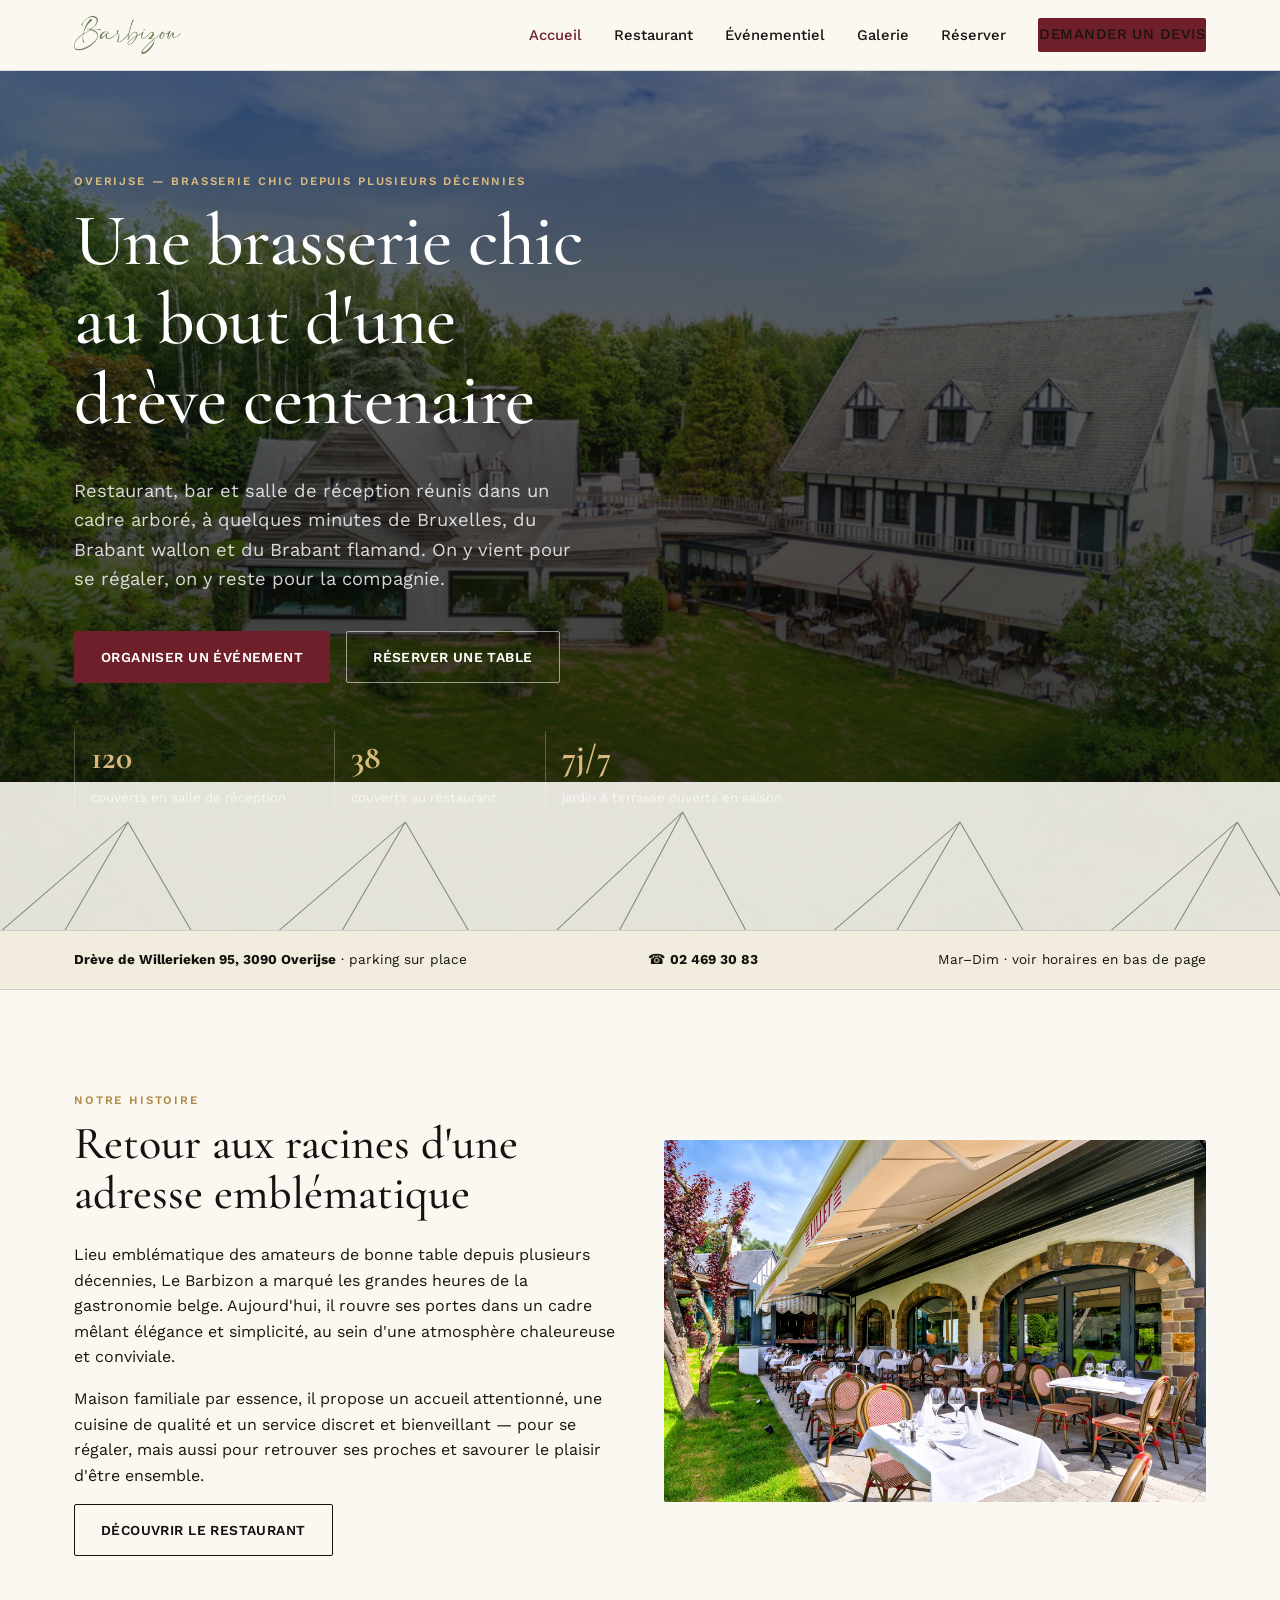
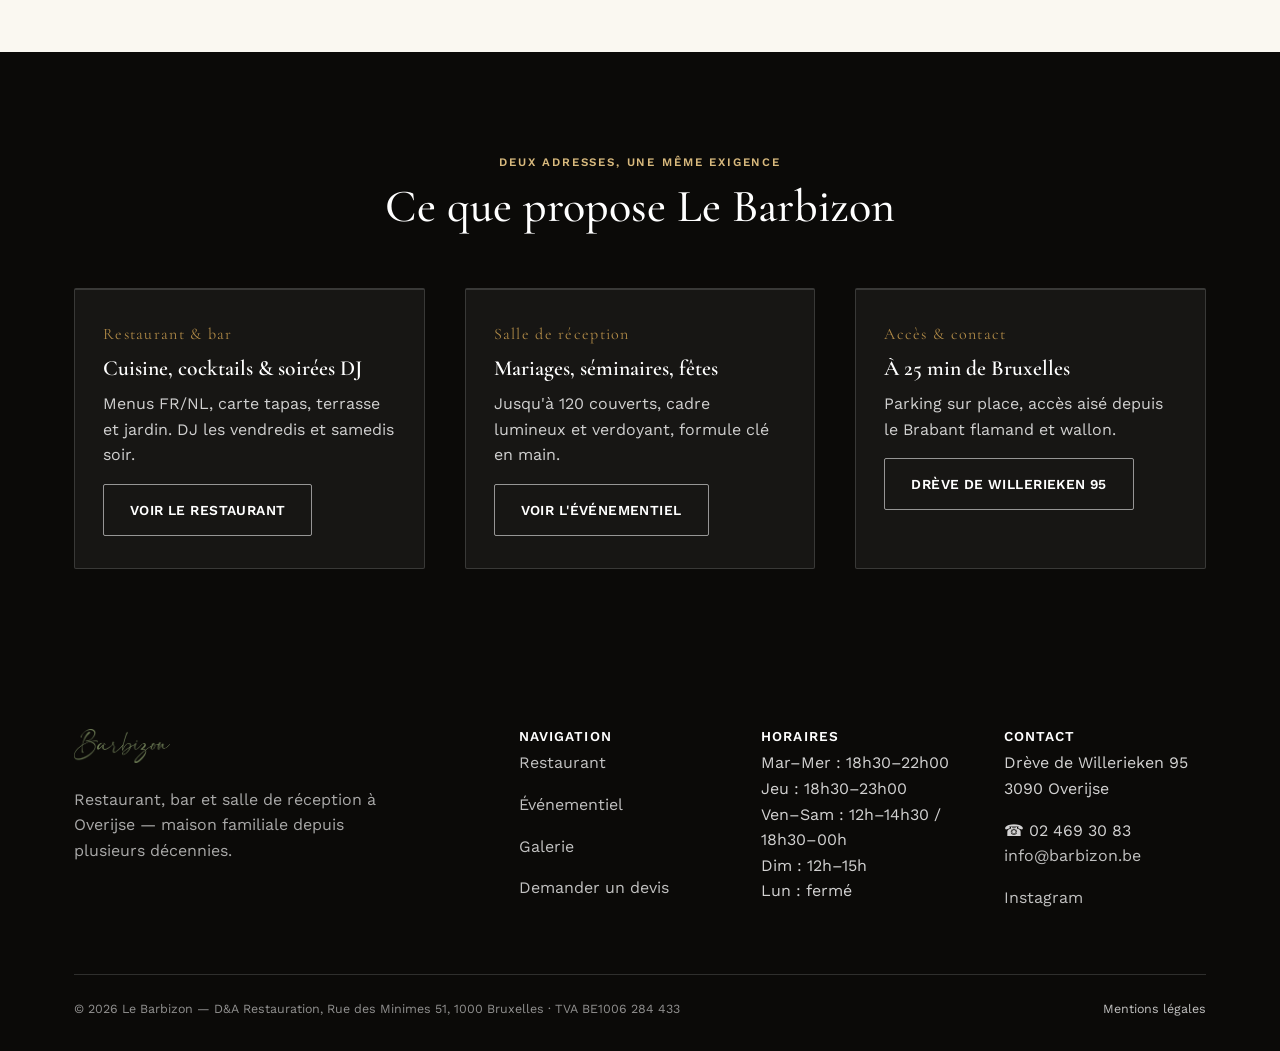
<file: index.html>
<!DOCTYPE html>
<html lang="fr">
<head>
<meta charset="UTF-8">
<meta name="viewport" content="width=device-width, initial-scale=1.0">
<title>Le Barbizon — Brasserie Chic &amp; Salle de Réception à Overijse</title>
<meta name="description" content="Le Barbizon, brasserie chic à Overijse : restaurant, bar et salle de réception au cœur d'un jardin arboré. Mariages, baptêmes, cocktails, séminaires de 30 à 120 couverts, entre Bruxelles et les deux Brabant.">
<link rel="canonical" href="https://www.barbizon.be/">
<meta property="og:type" content="restaurant.restaurant">
<meta property="og:title" content="Le Barbizon — Brasserie Chic & Salle de Réception à Overijse">
<meta property="og:description" content="Brasserie chic, jardin arboré, cuisine soignée. Restaurant, bar et salle de réception jusqu'à 120 couverts.">
<meta property="og:url" content="https://www.barbizon.be/">
<meta property="og:locale" content="fr_BE">
<meta name="robots" content="index, follow">
<link rel="icon" href="data:image/svg+xml,%3Csvg xmlns='http://www.w3.org/2000/svg' viewBox='0 0 32 32'%3E%3Crect width='32' height='32' fill='%231F3327'/%3E%3Cpath d='M16 6v20M9 14c0-4 3-7 7-7M23 14c0-4-3-7-7-7M6 22c0-5 4.5-9 10-9M26 22c0-5-4.5-9-10-9' stroke='%23CBA76A' stroke-width='1.3' fill='none'/%3E%3C/svg%3E">
<link rel="preconnect" href="https://fonts.googleapis.com">
<link rel="preconnect" href="https://fonts.gstatic.com" crossorigin>
<link href="https://fonts.googleapis.com/css2?family=Cormorant+Garamond:ital,wght@0,500;0,600;1,500&family=Work+Sans:wght@400;500;600&display=swap" rel="stylesheet">
<link rel="stylesheet" href="style.css">
<script type="application/ld+json">
{
  "@context": "https://schema.org",
  "@type": "Restaurant",
  "name": "Le Barbizon",
  "image": "https://www.barbizon.be/wp-content/uploads/2026/04/Barbizon-scaled-260x93.png",
  "url": "https://www.barbizon.be/",
  "telephone": "+32-2-469-30-83",
  "servesCuisine": "Belge, Gastronomique",
  "priceRange": "€€€",
  "address": {
    "@type": "PostalAddress",
    "streetAddress": "Drève de Willerieken 95",
    "postalCode": "3090",
    "addressLocality": "Overijse",
    "addressCountry": "BE"
  },
  "openingHoursSpecification": [
    { "@type": "OpeningHoursSpecification", "dayOfWeek": ["Tuesday","Wednesday"], "opens": "18:30", "closes": "22:00" },
    { "@type": "OpeningHoursSpecification", "dayOfWeek": "Thursday", "opens": "18:30", "closes": "23:00" },
    { "@type": "OpeningHoursSpecification", "dayOfWeek": ["Friday","Saturday"], "opens": "12:00", "closes": "14:30" },
    { "@type": "OpeningHoursSpecification", "dayOfWeek": ["Friday","Saturday"], "opens": "18:30", "closes": "00:00" },
    { "@type": "OpeningHoursSpecification", "dayOfWeek": "Sunday", "opens": "12:00", "closes": "15:00" }
  ],
  "sameAs": ["https://www.instagram.com/barbizon.overijse/"]
}
</script>
</head>
<body>
<a class="skip-link" href="#main">Aller au contenu</a>

<header class="site-header">
  <nav class="nav container">
    <a class="nav-logo" href="/"><img src="logo-barbizon.png" alt="Le Barbizon"></a>
    <button class="nav-toggle" aria-label="Ouvrir le menu" aria-expanded="false">☰</button>
    <ul class="nav-links">
      <li><a href="/" aria-current="page">Accueil</a></li>
      <li><a href="restaurant.html">Restaurant</a></li>
      <li><a href="evenementiel.html">Événementiel</a></li>
      <li><a href="galerie.html">Galerie</a></li>
      <li><a href="https://bookings.zenchef.com/results?rid=384556&pid=1001">Réserver</a></li>
      <li><a class="btn btn-primary" href="evenementiel.html#devis">Demander un devis</a></li>
    </ul>
  </nav>
</header>

<main id="main">

  <section class="hero" style="background:linear-gradient(180deg, rgba(11,10,8,.55) 0%, rgba(11,10,8,.88) 100%), url('vue-aerienne-propriete.jpg'); background-size:cover; background-position:center;">
    <div class="hero-inner">
      <p class="eyebrow on-dark">Overijse — brasserie chic depuis plusieurs décennies</p>
      <h1>Une brasserie chic au bout d'une drève centenaire</h1>
      <p class="lede">Restaurant, bar et salle de réception réunis dans un cadre arboré, à quelques minutes de Bruxelles, du Brabant wallon et du Brabant flamand. On y vient pour se régaler, on y reste pour la compagnie.</p>
      <div class="hero-ctas">
        <a class="btn btn-primary" href="evenementiel.html">Organiser un événement</a>
        <a class="btn btn-ghost-light" href="https://bookings.zenchef.com/results?rid=384556&pid=1001">Réserver une table</a>
      </div>
      <div class="hero-stats">
        <div><strong>120</strong><span>couverts en salle de réception</span></div>
        <div><strong>38</strong><span>couverts au restaurant</span></div>
        <div><strong>7j/7</strong><span>jardin &amp; terrasse ouverts en saison</span></div>
      </div>
    </div>
    <div class="allee" aria-hidden="true">
      <svg viewBox="0 0 1200 150" preserveAspectRatio="none">
        <rect width="1200" height="150" fill="#FAF8F1"/>
        <g stroke="#1F3327" stroke-width="1" fill="none" opacity="0.5">
          <path d="M0 150 L120 40 M60 150 L120 40 M180 150 L120 40"/>
          <path d="M260 150 L380 40 M320 150 L380 40 M440 150 L380 40"/>
          <path d="M520 150 L640 30 M580 150 L640 30 M700 150 L640 30"/>
          <path d="M780 150 L900 40 M840 150 L900 40 M960 150 L900 40"/>
          <path d="M1040 150 L1160 40 M1100 150 L1160 40 M1220 150 L1160 40"/>
        </g>
      </svg>
    </div>
  </section>

  <div class="trust-bar">
    <div class="container">
      <span><strong>Drève de Willerieken 95, 3090 Overijse</strong> · parking sur place</span>
      <span>☎ <strong>02 469 30 83</strong></span>
      <span>Mar–Dim · voir horaires en bas de page</span>
    </div>
  </div>

  <section class="section">
    <div class="container grid-2">
      <div>
        <p class="eyebrow">Notre histoire</p>
        <h2>Retour aux racines d'une adresse emblématique</h2>
        <p>Lieu emblématique des amateurs de bonne table depuis plusieurs décennies, Le Barbizon a marqué les grandes heures de la gastronomie belge. Aujourd'hui, il rouvre ses portes dans un cadre mêlant élégance et simplicité, au sein d'une atmosphère chaleureuse et conviviale.</p>
        <p>Maison familiale par essence, il propose un accueil attentionné, une cuisine de qualité et un service discret et bienveillant — pour se régaler, mais aussi pour retrouver ses proches et savourer le plaisir d'être ensemble.</p>
        <a class="btn btn-outline" href="restaurant.html">Découvrir le restaurant</a>
      </div>
      <img src="terrasse-exterieure.jpg" alt="Terrasse extérieure du Barbizon à Overijse" style="border-radius:2px;width:100%;" loading="lazy">
    </div>
  </section>

  <section class="section section-forest">
    <div class="container">
      <div class="section-head center">
        <p class="eyebrow on-dark">Deux adresses, une même exigence</p>
        <h2>Ce que propose Le Barbizon</h2>
      </div>
      <div class="grid-3">
        <div class="card" style="background:rgba(255,255,255,.05);border-color:rgba(255,255,255,.15);color:#fff;">
          <span class="num">Restaurant &amp; bar</span>
          <h3 style="color:#fff;">Cuisine, cocktails &amp; soirées DJ</h3>
          <p style="color:rgba(255,255,255,.8);">Menus FR/NL, carte tapas, terrasse et jardin. DJ les vendredis et samedis soir.</p>
          <a class="btn btn-ghost-light" href="restaurant.html">Voir le restaurant</a>
        </div>
        <div class="card" style="background:rgba(255,255,255,.05);border-color:rgba(255,255,255,.15);color:#fff;">
          <span class="num">Salle de réception</span>
          <h3 style="color:#fff;">Mariages, séminaires, fêtes</h3>
          <p style="color:rgba(255,255,255,.8);">Jusqu'à 120 couverts, cadre lumineux et verdoyant, formule clé en main.</p>
          <a class="btn btn-ghost-light" href="evenementiel.html">Voir l'événementiel</a>
        </div>
        <div class="card" style="background:rgba(255,255,255,.05);border-color:rgba(255,255,255,.15);color:#fff;">
          <span class="num">Accès &amp; contact</span>
          <h3 style="color:#fff;">À 25 min de Bruxelles</h3>
          <p style="color:rgba(255,255,255,.8);">Parking sur place, accès aisé depuis le Brabant flamand et wallon.</p>
          <a class="btn btn-ghost-light" href="#" onclick="return false;">Drève de Willerieken 95</a>
        </div>
      </div>
    </div>
  </section>

</main>

<footer class="site-footer">
  <div class="container">
    <div class="footer-grid">
      <div>
        <a class="nav-logo footer-logo" href="/"><img src="logo-barbizon.png" alt="Le Barbizon"></a>
        <p style="margin-top:16px;max-width:32ch;color:rgba(255,255,255,.65);">Restaurant, bar et salle de réception à Overijse — maison familiale depuis plusieurs décennies.</p>
      </div>
      <div>
        <h4>Navigation</h4>
        <p><a href="restaurant.html">Restaurant</a></p>
        <p><a href="evenementiel.html">Événementiel</a></p>
        <p><a href="galerie.html">Galerie</a></p>
        <p><a href="evenementiel.html#devis">Demander un devis</a></p>
      </div>
      <div>
        <h4>Horaires</h4>
        <p>Mar–Mer : 18h30–22h00<br>Jeu : 18h30–23h00<br>Ven–Sam : 12h–14h30 / 18h30–00h<br>Dim : 12h–15h<br>Lun : fermé</p>
      </div>
      <div>
        <h4>Contact</h4>
        <p>Drève de Willerieken 95<br>3090 Overijse</p>
        <p>☎ 02 469 30 83<br><a href="mailto:info@barbizon.be">info@barbizon.be</a></p>
        <p><a href="https://www.instagram.com/barbizon.overijse/">Instagram</a></p>
      </div>
    </div>
    <div class="footer-bottom">
      <span>© 2026 Le Barbizon — D&amp;A Restauration, Rue des Minimes 51, 1000 Bruxelles · TVA BE1006 284 433</span>
      <span><a href="mentions-legales.html">Mentions légales</a></span>
    </div>
  </div>
</footer>

<script src="script.js"></script>
</body>
</html>
</file>
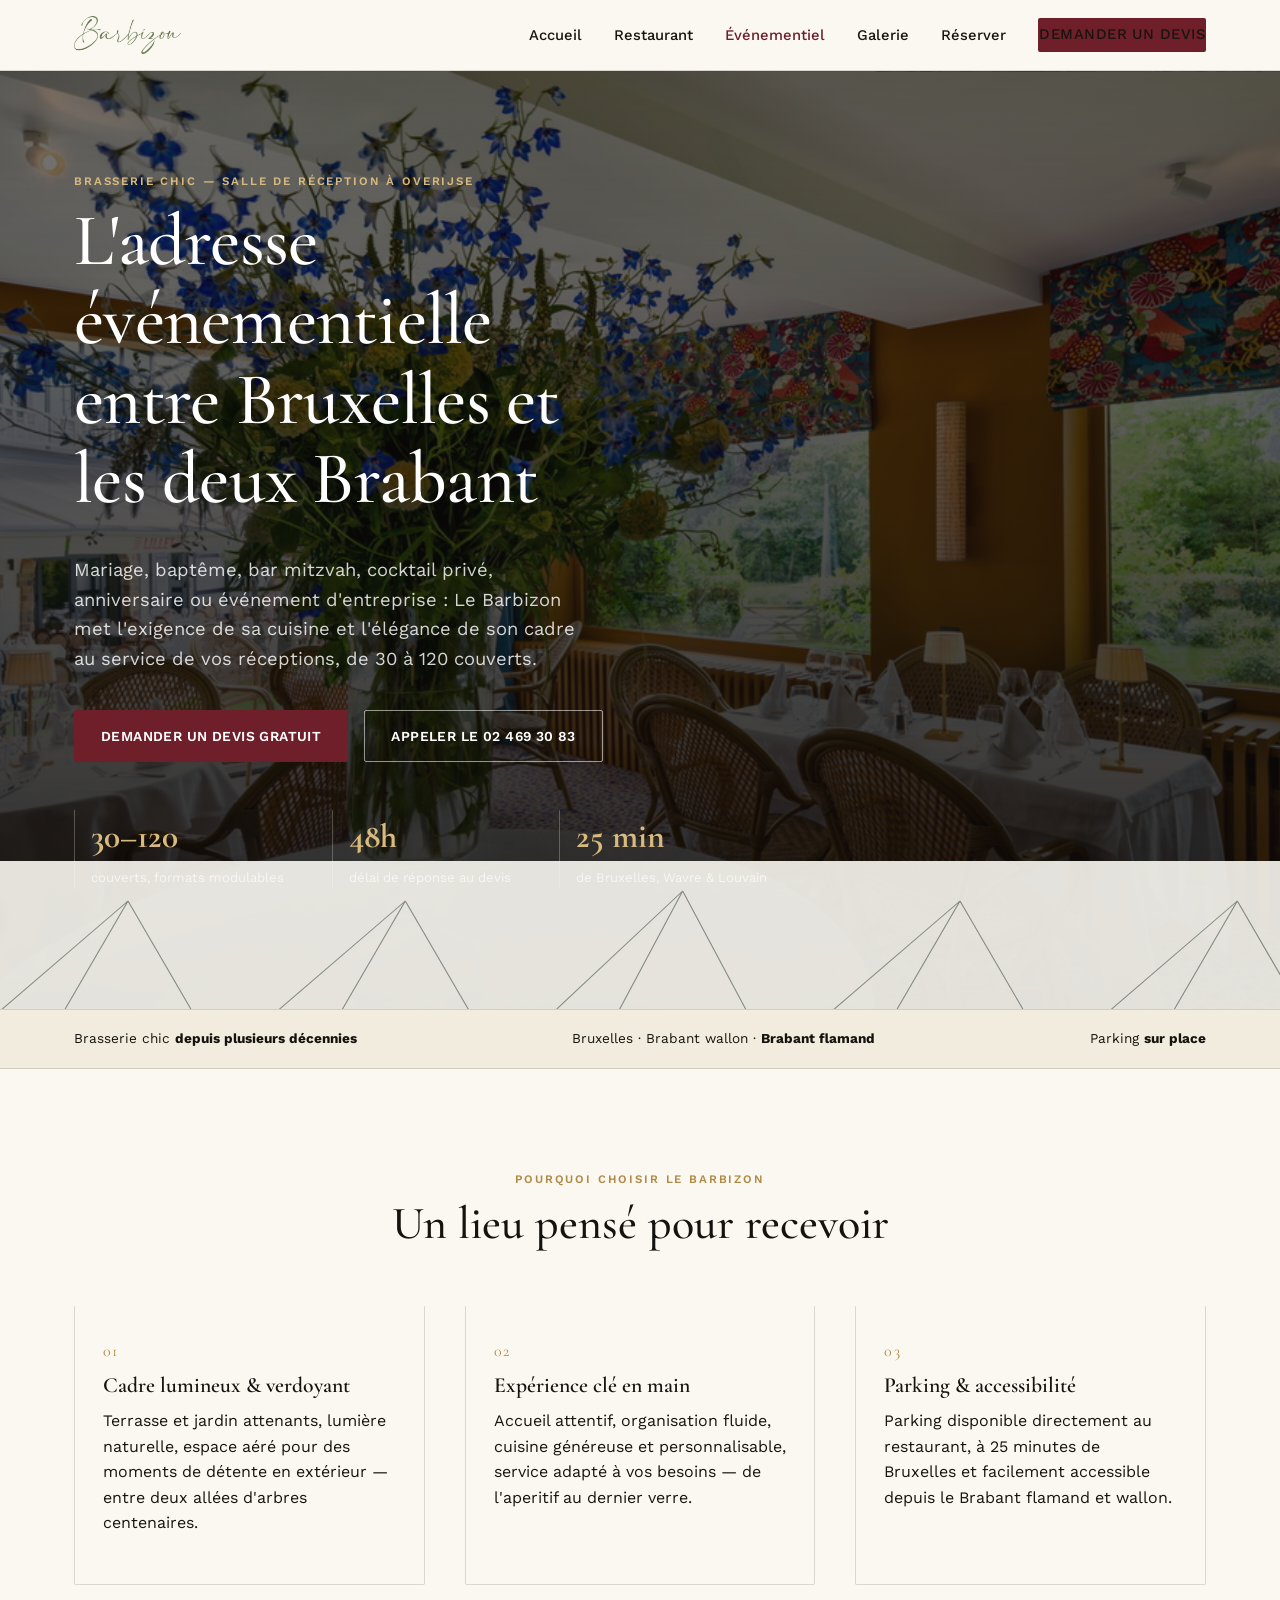
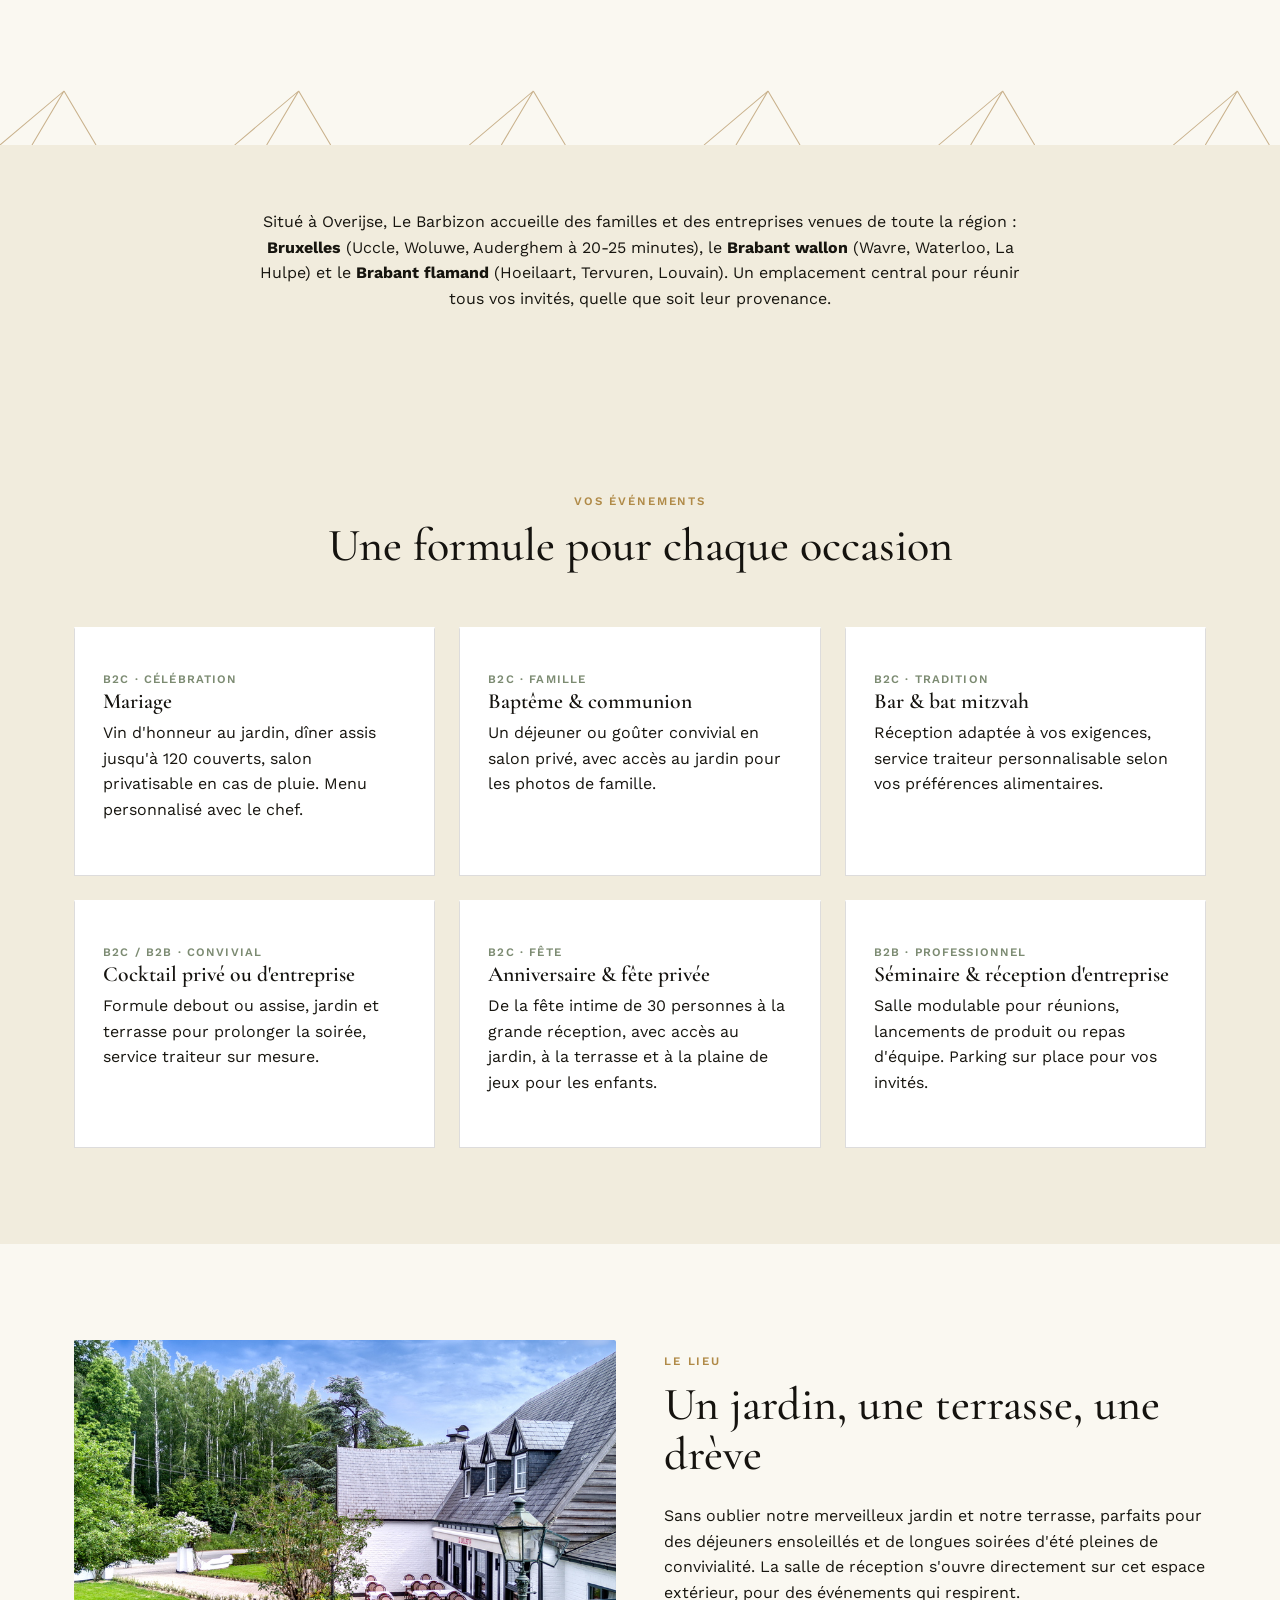
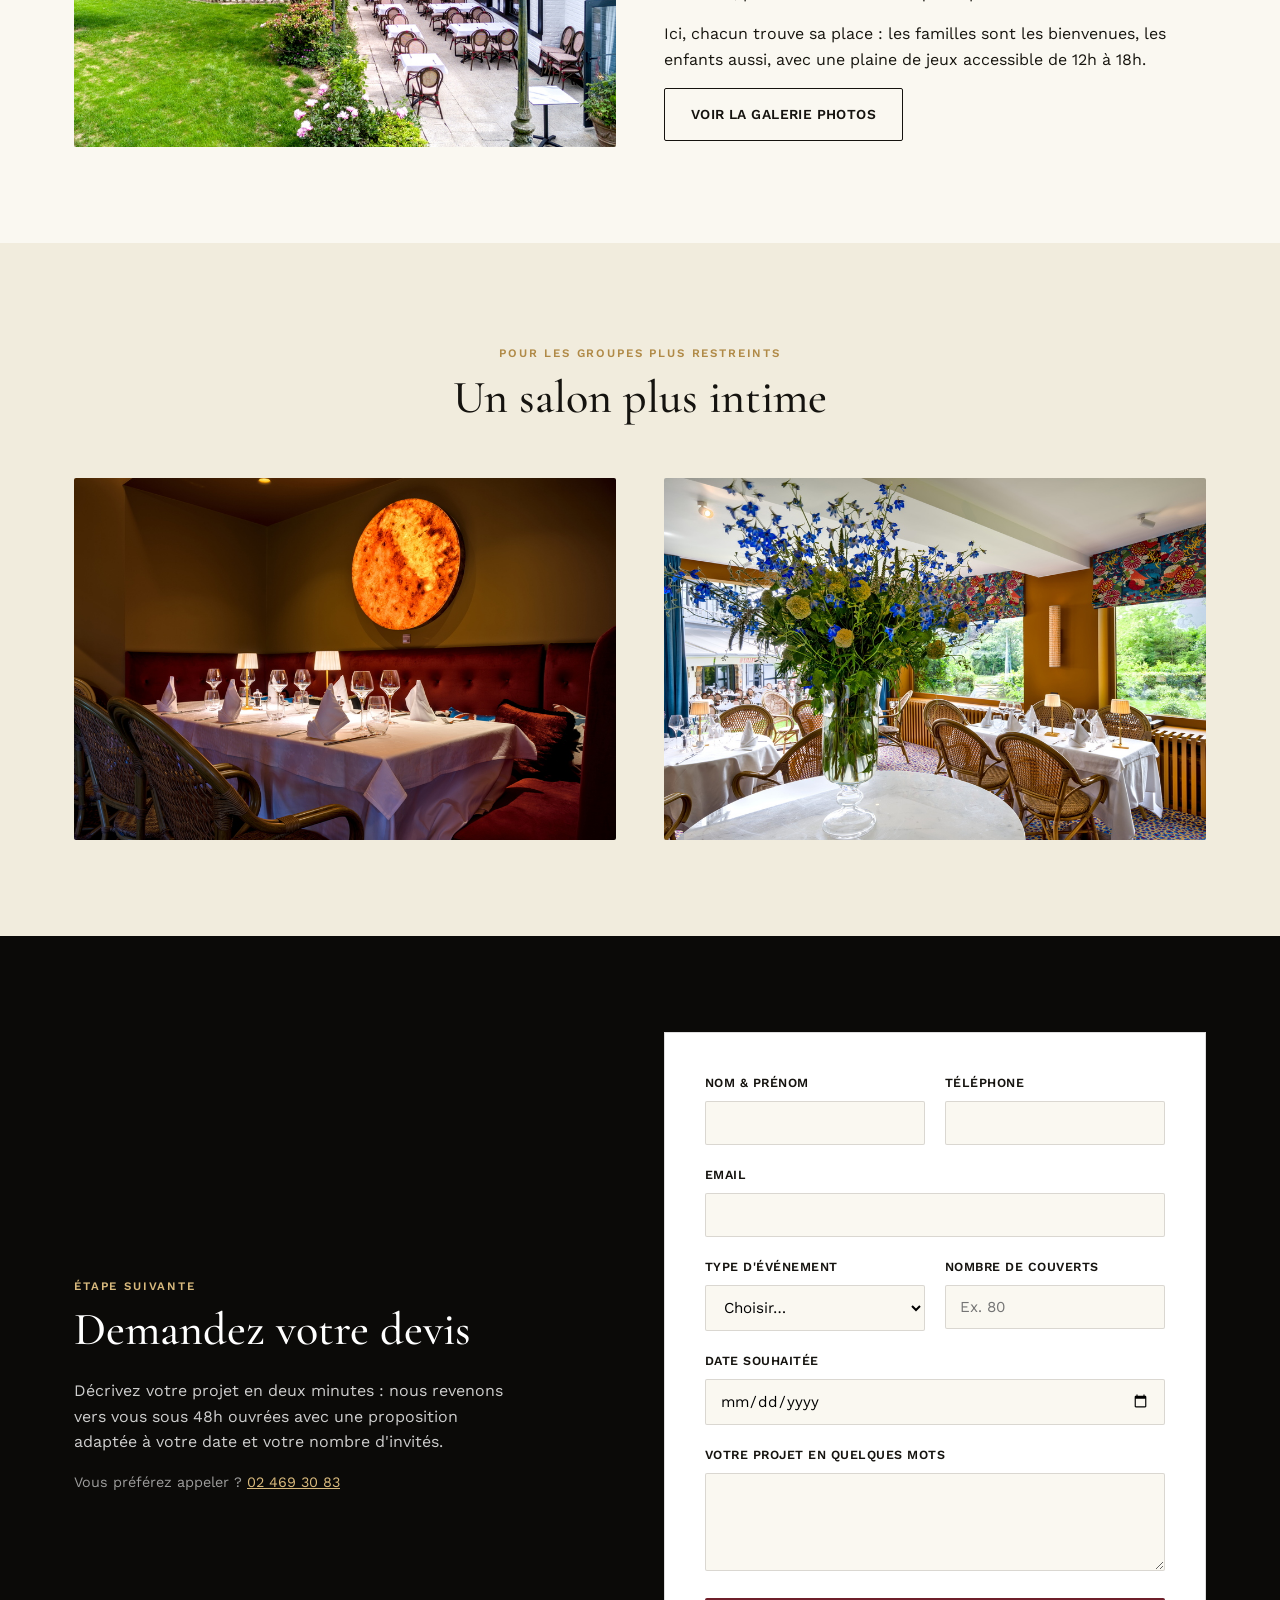
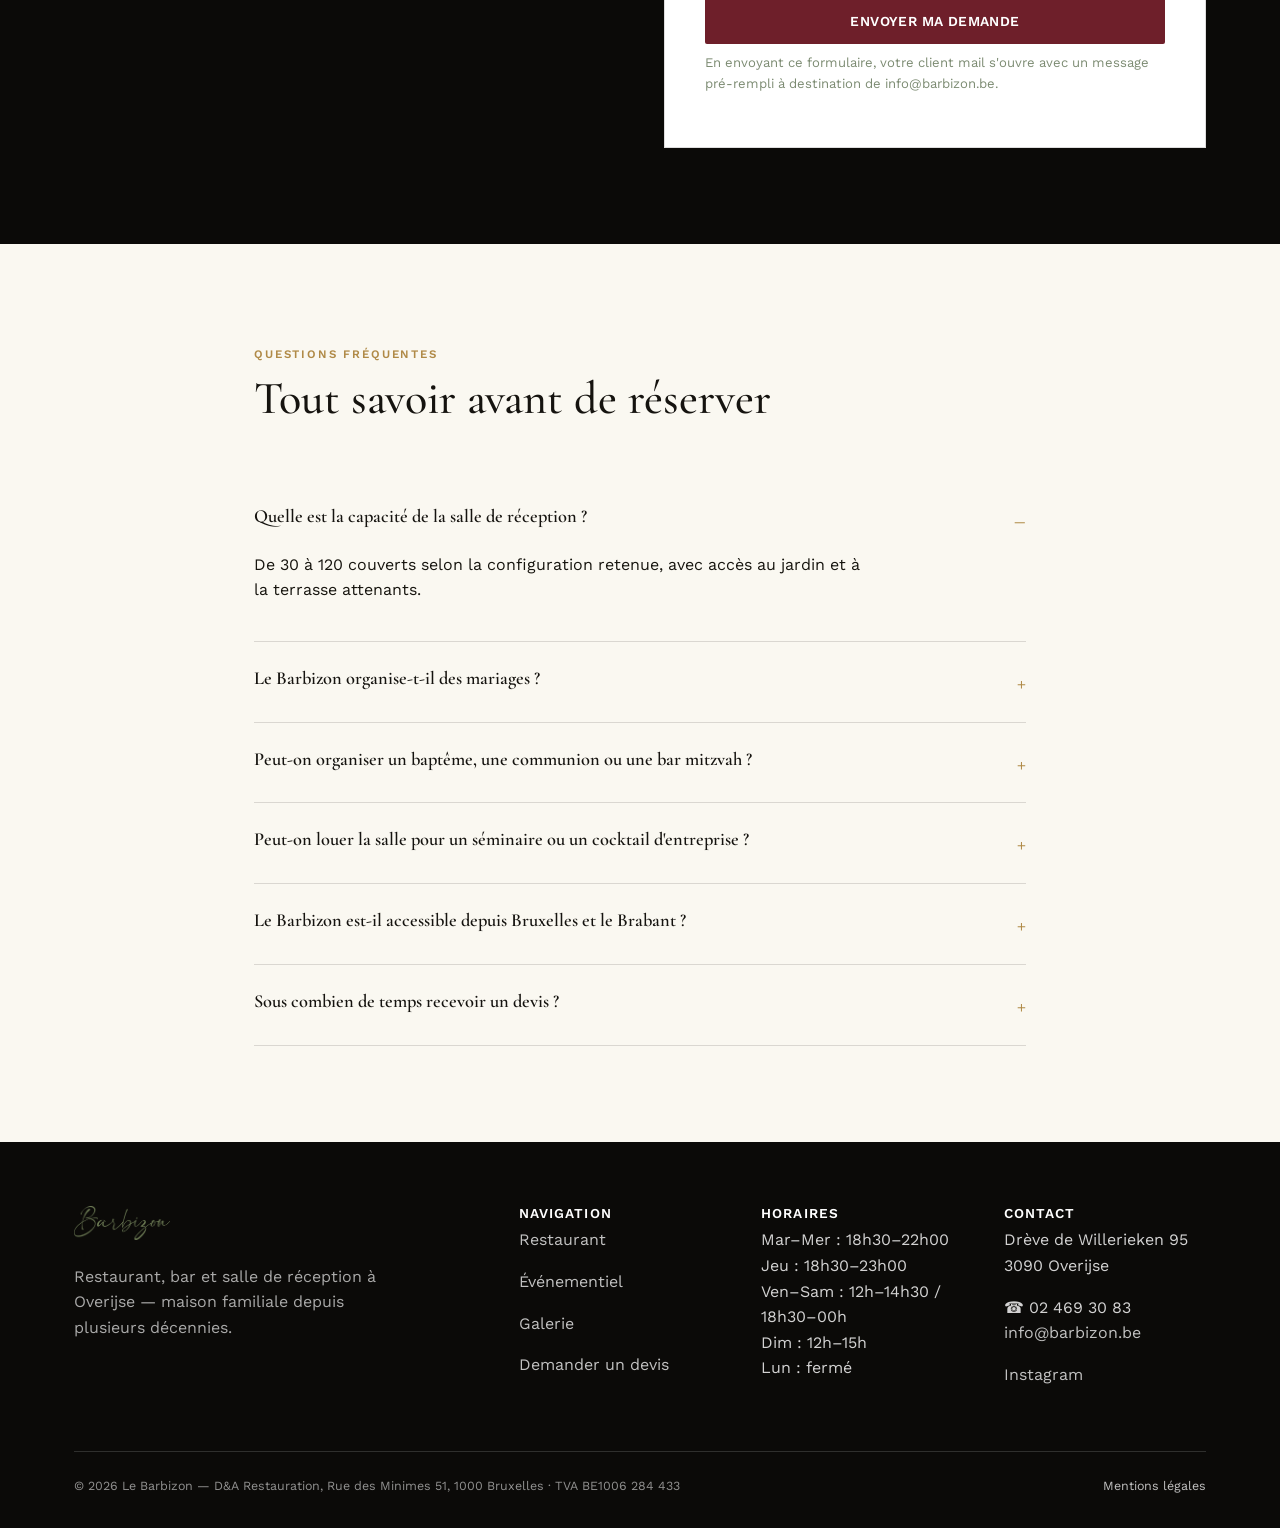
<file: evenementiel.html>
<!DOCTYPE html>
<html lang="fr">
<head>
<meta charset="UTF-8">
<meta name="viewport" content="width=device-width, initial-scale=1.0">
<title>Salle de Réception Bruxelles &amp; Brabant — Mariage, Baptême, Bar Mitzvah, Cocktail | Le Barbizon</title>
<meta name="description" content="Le Barbizon, brasserie chic à Overijse, met sa salle de réception (30 à 120 couverts) au service de vos mariages, baptêmes, bar mitzvah, cocktails, anniversaires et événements d'entreprise. À 25 min de Bruxelles, du Brabant wallon et du Brabant flamand. Devis sous 48h.">
<link rel="canonical" href="https://www.barbizon.be/evenementiel.html">
<meta property="og:type" content="website">
<meta property="og:title" content="Salle de Réception à Overijse — Le Barbizon, brasserie chic">
<meta property="og:description" content="Mariages, baptêmes, bar mitzvah, cocktails, anniversaires et séminaires — jusqu'à 120 couverts, entre Bruxelles, Brabant wallon et Brabant flamand.">
<meta property="og:url" content="https://www.barbizon.be/evenementiel.html">
<meta property="og:locale" content="fr_BE">
<meta name="robots" content="index, follow">
<link rel="preconnect" href="https://fonts.googleapis.com">
<link rel="preconnect" href="https://fonts.gstatic.com" crossorigin>
<link href="https://fonts.googleapis.com/css2?family=Cormorant+Garamond:ital,wght@0,500;0,600;1,500&family=Work+Sans:wght@400;500;600&display=swap" rel="stylesheet">
<link rel="stylesheet" href="style.css">
<script type="application/ld+json">
{
  "@context": "https://schema.org",
  "@type": "EventVenue",
  "name": "Le Barbizon — Salle de Réception",
  "description": "Brasserie chic et salle de réception à Overijse pour mariages, baptêmes, bar mitzvah, cocktails, anniversaires et événements d'entreprise.",
  "url": "https://www.barbizon.be/evenementiel.html",
  "maximumAttendeeCapacity": 120,
  "address": {
    "@type": "PostalAddress",
    "streetAddress": "Drève de Willerieken 95",
    "postalCode": "3090",
    "addressLocality": "Overijse",
    "addressCountry": "BE"
  },
  "areaServed": [
    { "@type": "AdministrativeArea", "name": "Région de Bruxelles-Capitale" },
    { "@type": "AdministrativeArea", "name": "Brabant wallon" },
    { "@type": "AdministrativeArea", "name": "Brabant flamand" }
  ],
  "telephone": "+32-2-469-30-83"
}
</script>
<script type="application/ld+json">
{
  "@context": "https://schema.org",
  "@type": "FAQPage",
  "mainEntity": [
    {
      "@type": "Question",
      "name": "Quelle est la capacité de la salle de réception du Barbizon ?",
      "acceptedAnswer": { "@type": "Answer", "text": "La salle de réception du Barbizon accueille de 30 à 120 couverts selon la configuration retenue, avec accès au jardin et à la terrasse attenants." }
    },
    {
      "@type": "Question",
      "name": "Le Barbizon organise-t-il des mariages ?",
      "acceptedAnswer": { "@type": "Answer", "text": "Oui, Le Barbizon accueille des mariages avec une formule clé en main incluant la cuisine, le service et l'accès au jardin arboré pour la cérémonie ou le vin d'honneur." }
    },
    {
      "@type": "Question",
      "name": "Peut-on organiser un baptême, une communion ou une bar mitzvah au Barbizon ?",
      "acceptedAnswer": { "@type": "Answer", "text": "Oui, la salle de réception s'adapte à ces célébrations familiales, avec un service traiteur personnalisable selon vos préférences et traditions." }
    },
    {
      "@type": "Question",
      "name": "Peut-on louer la salle pour un séminaire ou un cocktail d'entreprise ?",
      "acceptedAnswer": { "@type": "Answer", "text": "La salle est adaptée aux séminaires, cocktails et réceptions professionnelles, avec un service traiteur personnalisable et un parking disponible sur place." }
    },
    {
      "@type": "Question",
      "name": "Le Barbizon est-il facilement accessible depuis Bruxelles et le Brabant ?",
      "acceptedAnswer": { "@type": "Answer", "text": "Oui, Overijse se situe à environ 25 minutes de Bruxelles, et à proximité du Brabant wallon (Wavre, Waterloo) comme du Brabant flamand (Hoeilaart, Tervuren, Louvain)." }
    },
    {
      "@type": "Question",
      "name": "Sous combien de temps recevoir un devis ?",
      "acceptedAnswer": { "@type": "Answer", "text": "L'équipe du Barbizon revient vers chaque demande de devis sous 48 heures ouvrées." }
    }
  ]
}
</script>
</head>
<body>
<a class="skip-link" href="#main">Aller au contenu</a>

<header class="site-header">
  <nav class="nav container">
    <a class="nav-logo" href="/"><img src="logo-barbizon.png" alt="Le Barbizon"></a>
    <button class="nav-toggle" aria-label="Ouvrir le menu" aria-expanded="false">☰</button>
    <ul class="nav-links">
      <li><a href="/">Accueil</a></li>
      <li><a href="restaurant.html">Restaurant</a></li>
      <li><a href="evenementiel.html" aria-current="page">Événementiel</a></li>
      <li><a href="galerie.html">Galerie</a></li>
      <li><a href="https://bookings.zenchef.com/results?rid=384556&pid=1001">Réserver</a></li>
      <li><a class="btn btn-primary" href="#devis">Demander un devis</a></li>
    </ul>
  </nav>
</header>

<main id="main">

  <section class="hero" style="background:linear-gradient(180deg, rgba(11,10,8,.55) 0%, rgba(11,10,8,.88) 100%), url('table-dressee-fleurs.jpg'); background-size:cover; background-position:center;">
    <div class="hero-inner">
      <p class="eyebrow on-dark">Brasserie chic — Salle de réception à Overijse</p>
      <h1>L'adresse événementielle entre Bruxelles et les deux Brabant</h1>
      <p class="lede">Mariage, baptême, bar mitzvah, cocktail privé, anniversaire ou événement d'entreprise : Le Barbizon met l'exigence de sa cuisine et l'élégance de son cadre au service de vos réceptions, de 30 à 120 couverts.</p>
      <div class="hero-ctas">
        <a class="btn btn-primary" href="#devis">Demander un devis gratuit</a>
        <a class="btn btn-ghost-light" href="tel:+3224693083">Appeler le 02 469 30 83</a>
      </div>
      <div class="hero-stats">
        <div><strong>30–120</strong><span>couverts, formats modulables</span></div>
        <div><strong>48h</strong><span>délai de réponse au devis</span></div>
        <div><strong>25 min</strong><span>de Bruxelles, Wavre &amp; Louvain</span></div>
      </div>
    </div>
    <div class="allee" aria-hidden="true">
      <svg viewBox="0 0 1200 150" preserveAspectRatio="none">
        <rect width="1200" height="150" fill="#FAF8F1"/>
        <g stroke="#1F3327" stroke-width="1" fill="none" opacity="0.5">
          <path d="M0 150 L120 40 M60 150 L120 40 M180 150 L120 40"/>
          <path d="M260 150 L380 40 M320 150 L380 40 M440 150 L380 40"/>
          <path d="M520 150 L640 30 M580 150 L640 30 M700 150 L640 30"/>
          <path d="M780 150 L900 40 M840 150 L900 40 M960 150 L900 40"/>
          <path d="M1040 150 L1160 40 M1100 150 L1160 40 M1220 150 L1160 40"/>
        </g>
      </svg>
    </div>
  </section>

  <div class="trust-bar">
    <div class="container">
      <span>Brasserie chic <strong>depuis plusieurs décennies</strong></span>
      <span>Bruxelles · Brabant wallon · <strong>Brabant flamand</strong></span>
      <span>Parking <strong>sur place</strong></span>
    </div>
  </div>

  <!-- Pourquoi -->
  <section class="section">
    <div class="container">
      <div class="section-head center">
        <p class="eyebrow">Pourquoi choisir Le Barbizon</p>
        <h2>Un lieu pensé pour recevoir</h2>
      </div>
      <div class="grid-3">
        <div class="card">
          <span class="num">01</span>
          <h3>Cadre lumineux &amp; verdoyant</h3>
          <p>Terrasse et jardin attenants, lumière naturelle, espace aéré pour des moments de détente en extérieur — entre deux allées d'arbres centenaires.</p>
        </div>
        <div class="card">
          <span class="num">02</span>
          <h3>Expérience clé en main</h3>
          <p>Accueil attentif, organisation fluide, cuisine généreuse et personnalisable, service adapté à vos besoins — de l'aperitif au dernier verre.</p>
        </div>
        <div class="card">
          <span class="num">03</span>
          <h3>Parking &amp; accessibilité</h3>
          <p>Parking disponible directement au restaurant, à 25 minutes de Bruxelles et facilement accessible depuis le Brabant flamand et wallon.</p>
        </div>
      </div>
    </div>
  </section>

  <div class="allee-divider" aria-hidden="true">
    <svg viewBox="0 0 1200 64" preserveAspectRatio="none">
      <g stroke="#A9834A" stroke-width="1" fill="none" opacity="0.6">
        <path d="M0 64 L60 10 M30 64 L60 10 M90 64 L60 10"/>
        <path d="M220 64 L280 10 M250 64 L280 10 M310 64 L280 10"/>
        <path d="M440 64 L500 10 M470 64 L500 10 M530 64 L500 10"/>
        <path d="M660 64 L720 10 M690 64 L720 10 M750 64 L720 10"/>
        <path d="M880 64 L940 10 M910 64 L940 10 M970 64 L940 10"/>
        <path d="M1100 64 L1160 10 M1130 64 L1160 10 M1190 64 L1160 10"/>
      </g>
    </svg>
  </div>

  <!-- Zone desservie -->
  <section class="section tight section-ivory">
    <div class="container" style="max-width:820px;text-align:center;">
      <p style="color:var(--charcoal);">Situé à Overijse, Le Barbizon accueille des familles et des entreprises venues de toute la région : <strong>Bruxelles</strong> (Uccle, Woluwe, Auderghem à 20-25 minutes), le <strong>Brabant wallon</strong> (Wavre, Waterloo, La Hulpe) et le <strong>Brabant flamand</strong> (Hoeilaart, Tervuren, Louvain). Un emplacement central pour réunir tous vos invités, quelle que soit leur provenance.</p>
    </div>
  </section>

  <!-- Types d'événements -->
  <section class="section section-ivory">
    <div class="container">
      <div class="section-head center">
        <p class="eyebrow">Vos événements</p>
        <h2>Une formule pour chaque occasion</h2>
      </div>
      <div class="event-types">
        <div class="event-card">
          <span class="tag">B2C · Célébration</span>
          <h3>Mariage</h3>
          <p>Vin d'honneur au jardin, dîner assis jusqu'à 120 couverts, salon privatisable en cas de pluie. Menu personnalisé avec le chef.</p>
        </div>
        <div class="event-card">
          <span class="tag">B2C · Famille</span>
          <h3>Baptême &amp; communion</h3>
          <p>Un déjeuner ou goûter convivial en salon privé, avec accès au jardin pour les photos de famille.</p>
        </div>
        <div class="event-card">
          <span class="tag">B2C · Tradition</span>
          <h3>Bar &amp; bat mitzvah</h3>
          <p>Réception adaptée à vos exigences, service traiteur personnalisable selon vos préférences alimentaires.</p>
        </div>
        <div class="event-card">
          <span class="tag">B2C / B2B · Convivial</span>
          <h3>Cocktail privé ou d'entreprise</h3>
          <p>Formule debout ou assise, jardin et terrasse pour prolonger la soirée, service traiteur sur mesure.</p>
        </div>
        <div class="event-card">
          <span class="tag">B2C · Fête</span>
          <h3>Anniversaire &amp; fête privée</h3>
          <p>De la fête intime de 30 personnes à la grande réception, avec accès au jardin, à la terrasse et à la plaine de jeux pour les enfants.</p>
        </div>
        <div class="event-card">
          <span class="tag">B2B · Professionnel</span>
          <h3>Séminaire &amp; réception d'entreprise</h3>
          <p>Salle modulable pour réunions, lancements de produit ou repas d'équipe. Parking sur place pour vos invités.</p>
        </div>
      </div>

    </div>
  </section>

  <!-- Le lieu -->
  <section class="section">
    <div class="container grid-2">
      <div class="photo-ph" style="padding:0;overflow:hidden;"><img src="terrasse-jardin-vue.jpg" alt="Jardin et terrasse du Barbizon vus depuis l'étage" style="width:100%;height:100%;object-fit:cover;" loading="lazy"></div>
      <div>
        <p class="eyebrow">Le lieu</p>
        <h2>Un jardin, une terrasse, une drève</h2>
        <p>Sans oublier notre merveilleux jardin et notre terrasse, parfaits pour des déjeuners ensoleillés et de longues soirées d'été pleines de convivialité. La salle de réception s'ouvre directement sur cet espace extérieur, pour des événements qui respirent.</p>
        <p>Ici, chacun trouve sa place : les familles sont les bienvenues, les enfants aussi, avec une plaine de jeux accessible de 12h à 18h.</p>
        <a class="btn btn-outline" href="galerie.html">Voir la galerie photos</a>
      </div>
    </div>
  </section>

  <!-- Salon privé -->
  <section class="section section-ivory">
    <div class="container">
      <div class="section-head center">
        <p class="eyebrow">Pour les groupes plus restreints</p>
        <h2>Un salon plus intime</h2>
      </div>
      <div class="grid-2">
        <img src="salon-prive.jpg" alt="Salon privé du Barbizon, banquette en velours" style="border-radius:2px;width:100%;" loading="lazy">
        <img src="table-dressee-fleurs.jpg" alt="Table dressée avec bouquet, salon privé" style="border-radius:2px;width:100%;" loading="lazy">
      </div>
    </div>
  </section>

  <!-- Devis form -->
  <section class="section section-forest" id="devis">
    <div class="container grid-2">
      <div>
        <p class="eyebrow on-dark">Étape suivante</p>
        <h2 style="color:#fff;">Demandez votre devis</h2>
        <p style="color:rgba(255,255,255,.8);max-width:44ch;">Décrivez votre projet en deux minutes : nous revenons vers vous sous 48h ouvrées avec une proposition adaptée à votre date et votre nombre d'invités.</p>
        <p style="color:rgba(255,255,255,.6);font-size:.9rem;">Vous préférez appeler ? <a href="tel:+3224693083" style="color:var(--brass-light);">02 469 30 83</a></p>
      </div>
      <form class="devis-form" id="devis-form">
        <div class="form-row">
          <div class="field">
            <label for="nom">Nom &amp; prénom</label>
            <input type="text" id="nom" name="nom" required>
          </div>
          <div class="field">
            <label for="telephone">Téléphone</label>
            <input type="tel" id="telephone" name="telephone" required>
          </div>
        </div>
        <div class="field">
          <label for="email">Email</label>
          <input type="email" id="email" name="email" required>
        </div>
        <div class="form-row">
          <div class="field">
            <label for="type">Type d'événement</label>
            <select id="type" name="type" required>
              <option value="">Choisir…</option>
              <option>Mariage</option>
              <option>Baptême / communion</option>
              <option>Bar / bat mitzvah</option>
              <option>Cocktail privé</option>
              <option>Cocktail d'entreprise</option>
              <option>Séminaire / entreprise</option>
              <option>Anniversaire</option>
              <option>Fête privée</option>
              <option>Autre</option>
            </select>
          </div>
          <div class="field">
            <label for="couverts">Nombre de couverts</label>
            <input type="number" id="couverts" name="couverts" min="1" max="200" placeholder="Ex. 80">
          </div>
        </div>
        <div class="field">
          <label for="date">Date souhaitée</label>
          <input type="date" id="date" name="date">
        </div>
        <div class="field">
          <label for="message">Votre projet en quelques mots</label>
          <textarea id="message" name="message" rows="4"></textarea>
        </div>
        <button type="submit" class="btn btn-primary" style="width:100%;justify-content:center;">Envoyer ma demande</button>
        <p class="form-note">En envoyant ce formulaire, votre client mail s'ouvre avec un message pré-rempli à destination de info@barbizon.be.</p>
        <div class="form-success" id="devis-success">Merci — votre client mail vient de s'ouvrir avec votre demande pré-remplie. Il ne reste plus qu'à l'envoyer !</div>
      </form>
    </div>
  </section>

  <!-- FAQ -->
  <section class="section">
    <div class="container" style="max-width:820px;">
      <div class="section-head">
        <p class="eyebrow">Questions fréquentes</p>
        <h2>Tout savoir avant de réserver</h2>
      </div>
      <details class="faq-item" open>
        <summary>Quelle est la capacité de la salle de réception ?</summary>
        <p>De 30 à 120 couverts selon la configuration retenue, avec accès au jardin et à la terrasse attenants.</p>
      </details>
      <details class="faq-item">
        <summary>Le Barbizon organise-t-il des mariages ?</summary>
        <p>Oui — vin d'honneur au jardin, dîner assis, salon privatisable en cas de pluie, menu personnalisé avec le chef.</p>
      </details>
      <details class="faq-item">
        <summary>Peut-on organiser un baptême, une communion ou une bar mitzvah ?</summary>
        <p>Oui, la salle s'adapte à ces célébrations familiales, avec un traiteur personnalisable selon vos traditions et préférences.</p>
      </details>
      <details class="faq-item">
        <summary>Peut-on louer la salle pour un séminaire ou un cocktail d'entreprise ?</summary>
        <p>Oui, avec un traiteur personnalisable et un parking sur place pour vos invités.</p>
      </details>
      <details class="faq-item">
        <summary>Le Barbizon est-il accessible depuis Bruxelles et le Brabant ?</summary>
        <p>Oui, à environ 25 minutes de Bruxelles, et à proximité du Brabant wallon (Wavre, Waterloo) et du Brabant flamand (Hoeilaart, Tervuren, Louvain).</p>
      </details>
      <details class="faq-item">
        <summary>Sous combien de temps recevoir un devis ?</summary>
        <p>L'équipe revient vers chaque demande sous 48 heures ouvrées.</p>
      </details>
    </div>
  </section>

</main>

<footer class="site-footer">
  <div class="container">
    <div class="footer-grid">
      <div>
        <a class="nav-logo footer-logo" href="/"><img src="logo-barbizon.png" alt="Le Barbizon"></a>
        <p style="margin-top:16px;max-width:32ch;color:rgba(255,255,255,.65);">Restaurant, bar et salle de réception à Overijse — maison familiale depuis plusieurs décennies.</p>
      </div>
      <div>
        <h4>Navigation</h4>
        <p><a href="restaurant.html">Restaurant</a></p>
        <p><a href="evenementiel.html">Événementiel</a></p>
        <p><a href="galerie.html">Galerie</a></p>
        <p><a href="#devis">Demander un devis</a></p>
      </div>
      <div>
        <h4>Horaires</h4>
        <p>Mar–Mer : 18h30–22h00<br>Jeu : 18h30–23h00<br>Ven–Sam : 12h–14h30 / 18h30–00h<br>Dim : 12h–15h<br>Lun : fermé</p>
      </div>
      <div>
        <h4>Contact</h4>
        <p>Drève de Willerieken 95<br>3090 Overijse</p>
        <p>☎ 02 469 30 83<br><a href="mailto:info@barbizon.be">info@barbizon.be</a></p>
        <p><a href="https://www.instagram.com/barbizon.overijse/">Instagram</a></p>
      </div>
    </div>
    <div class="footer-bottom">
      <span>© 2026 Le Barbizon — D&amp;A Restauration, Rue des Minimes 51, 1000 Bruxelles · TVA BE1006 284 433</span>
      <span><a href="mentions-legales.html">Mentions légales</a></span>
    </div>
  </div>
</footer>

<script src="script.js"></script>
</body>
</html>
</file>
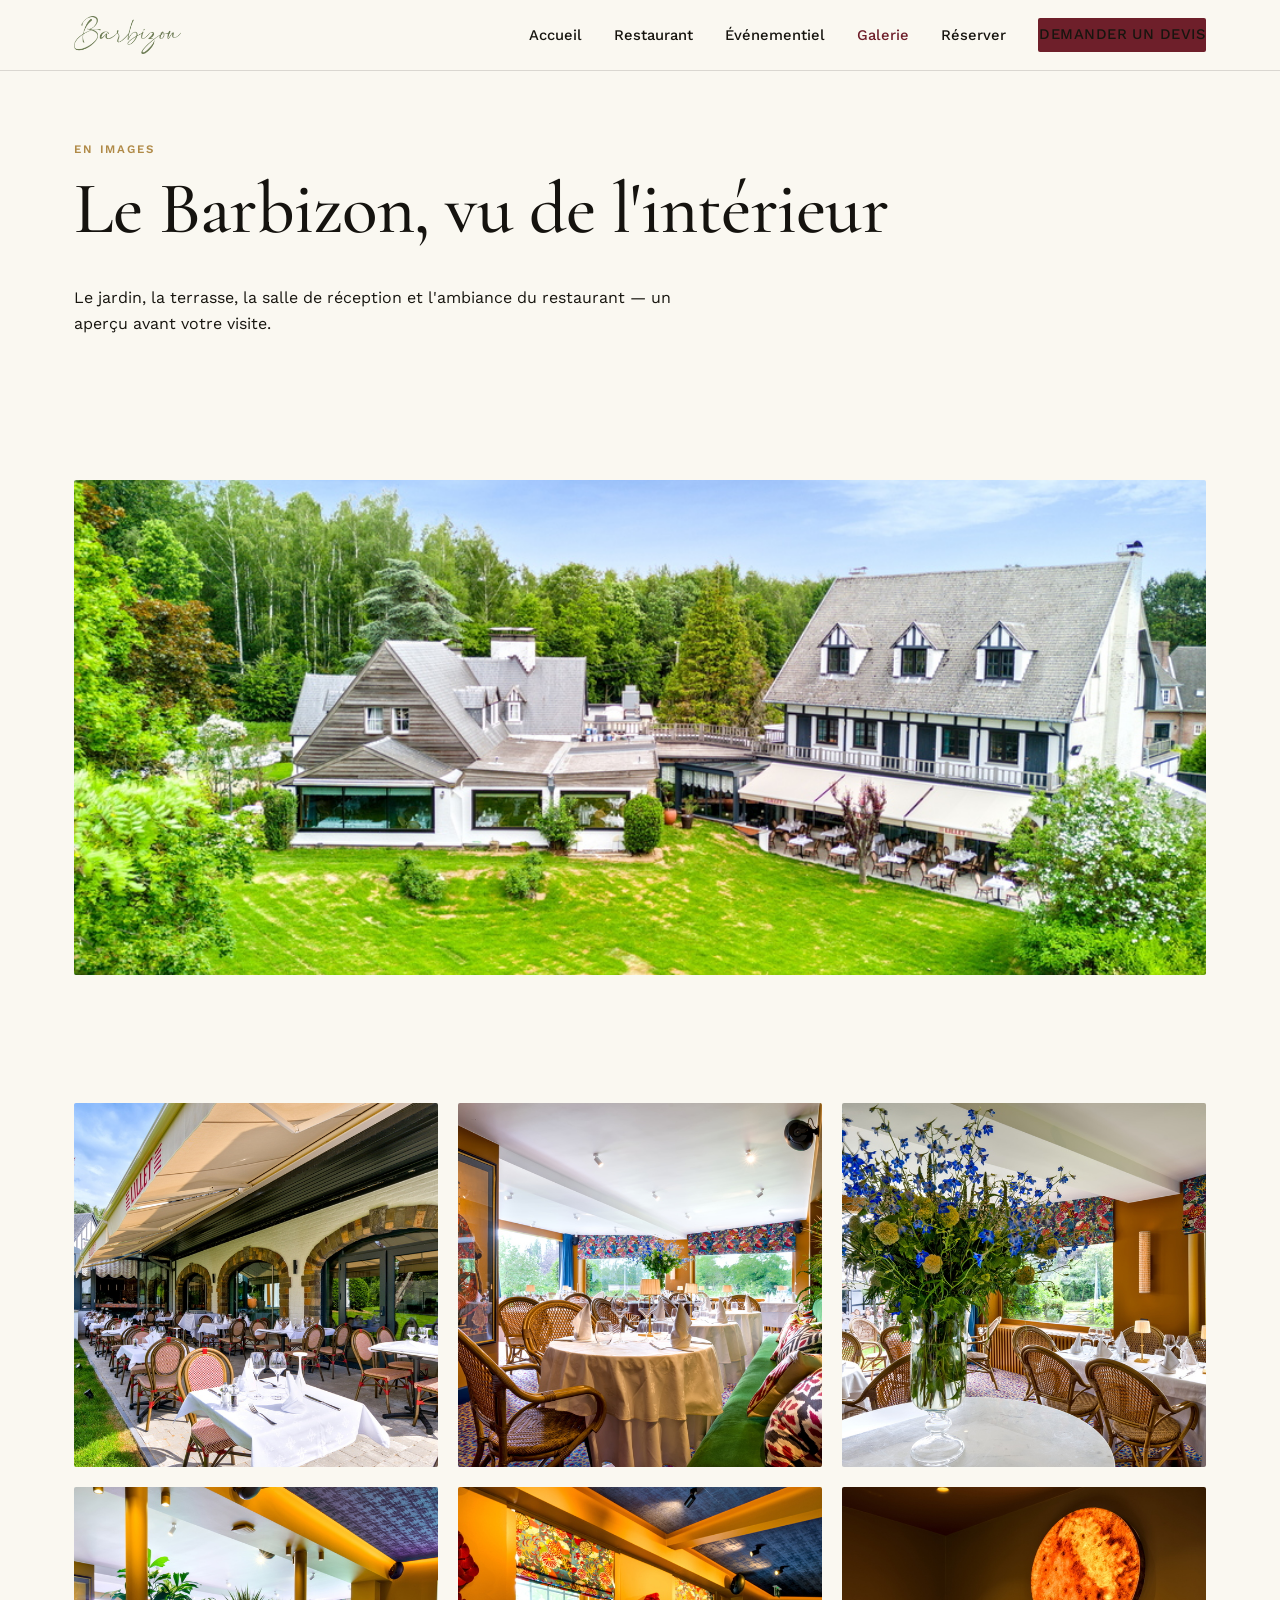
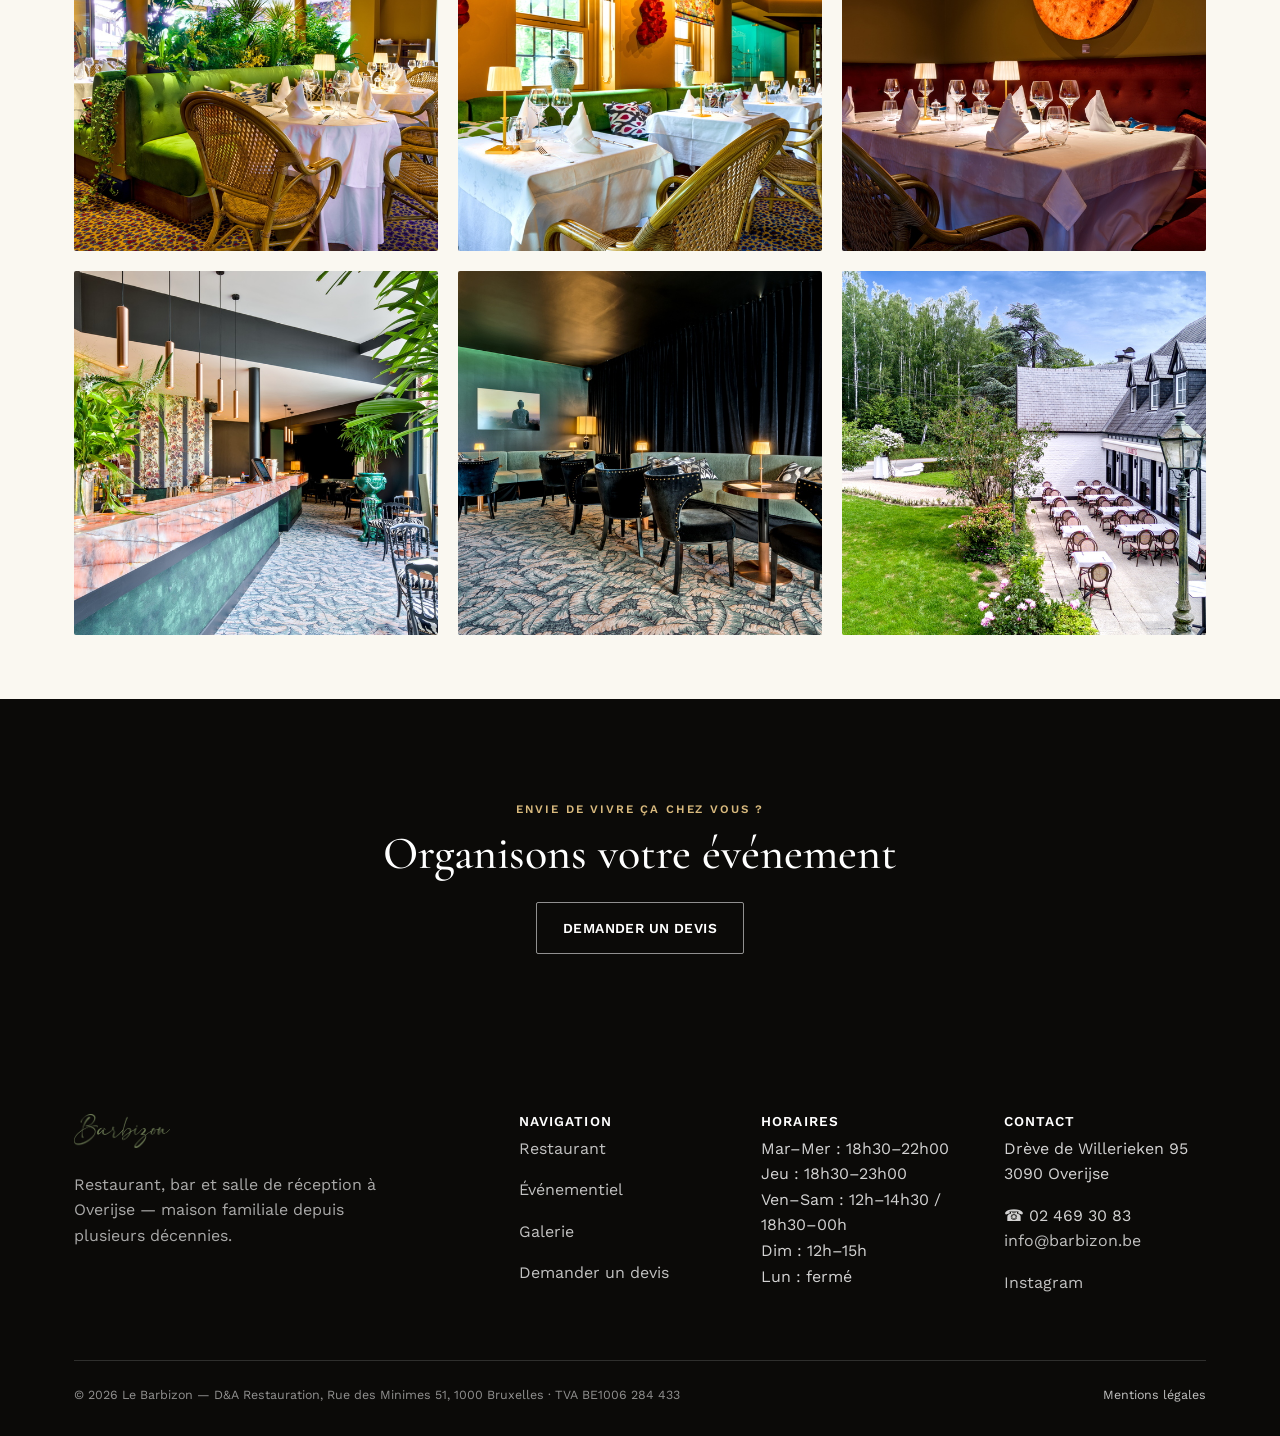
<file: galerie.html>
<!DOCTYPE html>
<html lang="fr">
<head>
<meta charset="UTF-8">
<meta name="viewport" content="width=device-width, initial-scale=1.0">
<title>Galerie Photos — Restaurant &amp; Salle de Réception | Le Barbizon</title>
<meta name="description" content="Découvrez Le Barbizon en images : salle de réception, jardin, terrasse et ambiance du restaurant à Overijse.">
<link rel="canonical" href="https://www.barbizon.be/galerie.html">
<meta property="og:type" content="website">
<meta property="og:title" content="Galerie photos — Le Barbizon">
<meta property="og:description" content="La salle de réception, le jardin, la terrasse et l'ambiance du restaurant en images.">
<meta property="og:url" content="https://www.barbizon.be/galerie.html">
<meta property="og:locale" content="fr_BE">
<meta name="robots" content="index, follow">
<link rel="preconnect" href="https://fonts.googleapis.com">
<link rel="preconnect" href="https://fonts.gstatic.com" crossorigin>
<link href="https://fonts.googleapis.com/css2?family=Cormorant+Garamond:ital,wght@0,500;0,600;1,500&family=Work+Sans:wght@400;500;600&display=swap" rel="stylesheet">
<link rel="stylesheet" href="style.css">
<style>
.gallery-grid{ display:grid; grid-template-columns:repeat(3,1fr); gap:20px; }
.gallery-grid .photo-ph{ aspect-ratio:1/1; font-size:.75rem; }
@media (max-width:860px){ .gallery-grid{ grid-template-columns:repeat(2,1fr); } }
@media (max-width:520px){ .gallery-grid{ grid-template-columns:1fr; } }
</style>
</head>
<body>
<a class="skip-link" href="#main">Aller au contenu</a>

<header class="site-header">
  <nav class="nav container">
    <a class="nav-logo" href="/"><img src="logo-barbizon.png" alt="Le Barbizon"></a>
    <button class="nav-toggle" aria-label="Ouvrir le menu" aria-expanded="false">☰</button>
    <ul class="nav-links">
      <li><a href="/">Accueil</a></li>
      <li><a href="restaurant.html">Restaurant</a></li>
      <li><a href="evenementiel.html">Événementiel</a></li>
      <li><a href="galerie.html" aria-current="page">Galerie</a></li>
      <li><a href="https://bookings.zenchef.com/results?rid=384556&pid=1001">Réserver</a></li>
      <li><a class="btn btn-primary" href="evenementiel.html#devis">Demander un devis</a></li>
    </ul>
  </nav>
</header>

<main id="main">

  <section class="section tight">
    <div class="container">
      <p class="eyebrow">En images</p>
      <h1>Le Barbizon, vu de l'intérieur</h1>
      <p style="max-width:60ch;">Le jardin, la terrasse, la salle de réception et l'ambiance du restaurant — un aperçu avant votre visite.
        <!-- NOTE INTERNE : chaque photo-ph ci-dessous est étiquetée par catégorie.
             Remplacer par <img src="..." alt="..." loading="lazy"> au fur et à mesure
             que les vraies photos arrivent — pas besoin de tout changer d'un coup. -->
      </p>
    </div>
  </section>

  <section class="section tight">
    <div class="container">
      <img src="vue-aerienne-propriete.jpg" alt="Vue aérienne de la propriété Le Barbizon, jardin et terrasse" style="border-radius:2px;width:100%;aspect-ratio:16/7;object-fit:cover;" loading="lazy">
    </div>
  </section>

  <section class="section tight">
    <div class="container">
      <div class="gallery-grid">
        <div class="photo-ph" style="padding:0;overflow:hidden;"><img src="terrasse-exterieure.jpg" alt="Terrasse extérieure du Barbizon" style="width:100%;height:100%;object-fit:cover;" loading="lazy"></div>
        <div class="photo-ph" style="padding:0;overflow:hidden;"><img src="salle-vue-jardin.jpg" alt="Salle à manger avec vue sur le jardin" style="width:100%;height:100%;object-fit:cover;" loading="lazy"></div>
        <div class="photo-ph" style="padding:0;overflow:hidden;"><img src="table-dressee-fleurs.jpg" alt="Table dressée avec bouquet de fleurs" style="width:100%;height:100%;object-fit:cover;" loading="lazy"></div>
        <div class="photo-ph" style="padding:0;overflow:hidden;"><img src="salle-salon-vert.jpg" alt="Salle à manger, coin salon végétalisé" style="width:100%;height:100%;object-fit:cover;" loading="lazy"></div>
        <div class="photo-ph" style="padding:0;overflow:hidden;"><img src="salle-tons-ocres.jpg" alt="Salle à manger aux tons ocres" style="width:100%;height:100%;object-fit:cover;" loading="lazy"></div>
        <div class="photo-ph" style="padding:0;overflow:hidden;"><img src="salon-prive.jpg" alt="Salon privé, banquette en velours" style="width:100%;height:100%;object-fit:cover;" loading="lazy"></div>
        <div class="photo-ph" style="padding:0;overflow:hidden;"><img src="bar-marbre.jpg" alt="Le bar en marbre du Barbizon" style="width:100%;height:100%;object-fit:cover;" loading="lazy"></div>
        <div class="photo-ph" style="padding:0;overflow:hidden;"><img src="espace-lounge.jpg" alt="Espace lounge, ambiance soirée" style="width:100%;height:100%;object-fit:cover;" loading="lazy"></div>
        <div class="photo-ph" style="padding:0;overflow:hidden;"><img src="terrasse-jardin-vue.jpg" alt="Terrasse et jardin vus depuis l'étage" style="width:100%;height:100%;object-fit:cover;" loading="lazy"></div>
      </div>
    </div>
  </section>

  <section class="section section-forest">
    <div class="container" style="text-align:center;">
      <p class="eyebrow on-dark">Envie de vivre ça chez vous ?</p>
      <h2 style="color:#fff;">Organisons votre événement</h2>
      <a class="btn btn-ghost-light" href="evenementiel.html#devis">Demander un devis</a>
    </div>
  </section>

</main>

<footer class="site-footer">
  <div class="container">
    <div class="footer-grid">
      <div>
        <a class="nav-logo footer-logo" href="/"><img src="logo-barbizon.png" alt="Le Barbizon"></a>
        <p style="margin-top:16px;max-width:32ch;color:rgba(255,255,255,.65);">Restaurant, bar et salle de réception à Overijse — maison familiale depuis plusieurs décennies.</p>
      </div>
      <div>
        <h4>Navigation</h4>
        <p><a href="restaurant.html">Restaurant</a></p>
        <p><a href="evenementiel.html">Événementiel</a></p>
        <p><a href="galerie.html">Galerie</a></p>
        <p><a href="evenementiel.html#devis">Demander un devis</a></p>
      </div>
      <div>
        <h4>Horaires</h4>
        <p>Mar–Mer : 18h30–22h00<br>Jeu : 18h30–23h00<br>Ven–Sam : 12h–14h30 / 18h30–00h<br>Dim : 12h–15h<br>Lun : fermé</p>
      </div>
      <div>
        <h4>Contact</h4>
        <p>Drève de Willerieken 95<br>3090 Overijse</p>
        <p>☎ 02 469 30 83<br><a href="mailto:info@barbizon.be">info@barbizon.be</a></p>
        <p><a href="https://www.instagram.com/barbizon.overijse/">Instagram</a></p>
      </div>
    </div>
    <div class="footer-bottom">
      <span>© 2026 Le Barbizon — D&amp;A Restauration, Rue des Minimes 51, 1000 Bruxelles · TVA BE1006 284 433</span>
      <span><a href="mentions-legales.html">Mentions légales</a></span>
    </div>
  </div>
</footer>

<script src="script.js"></script>
</body>
</html>
</file>
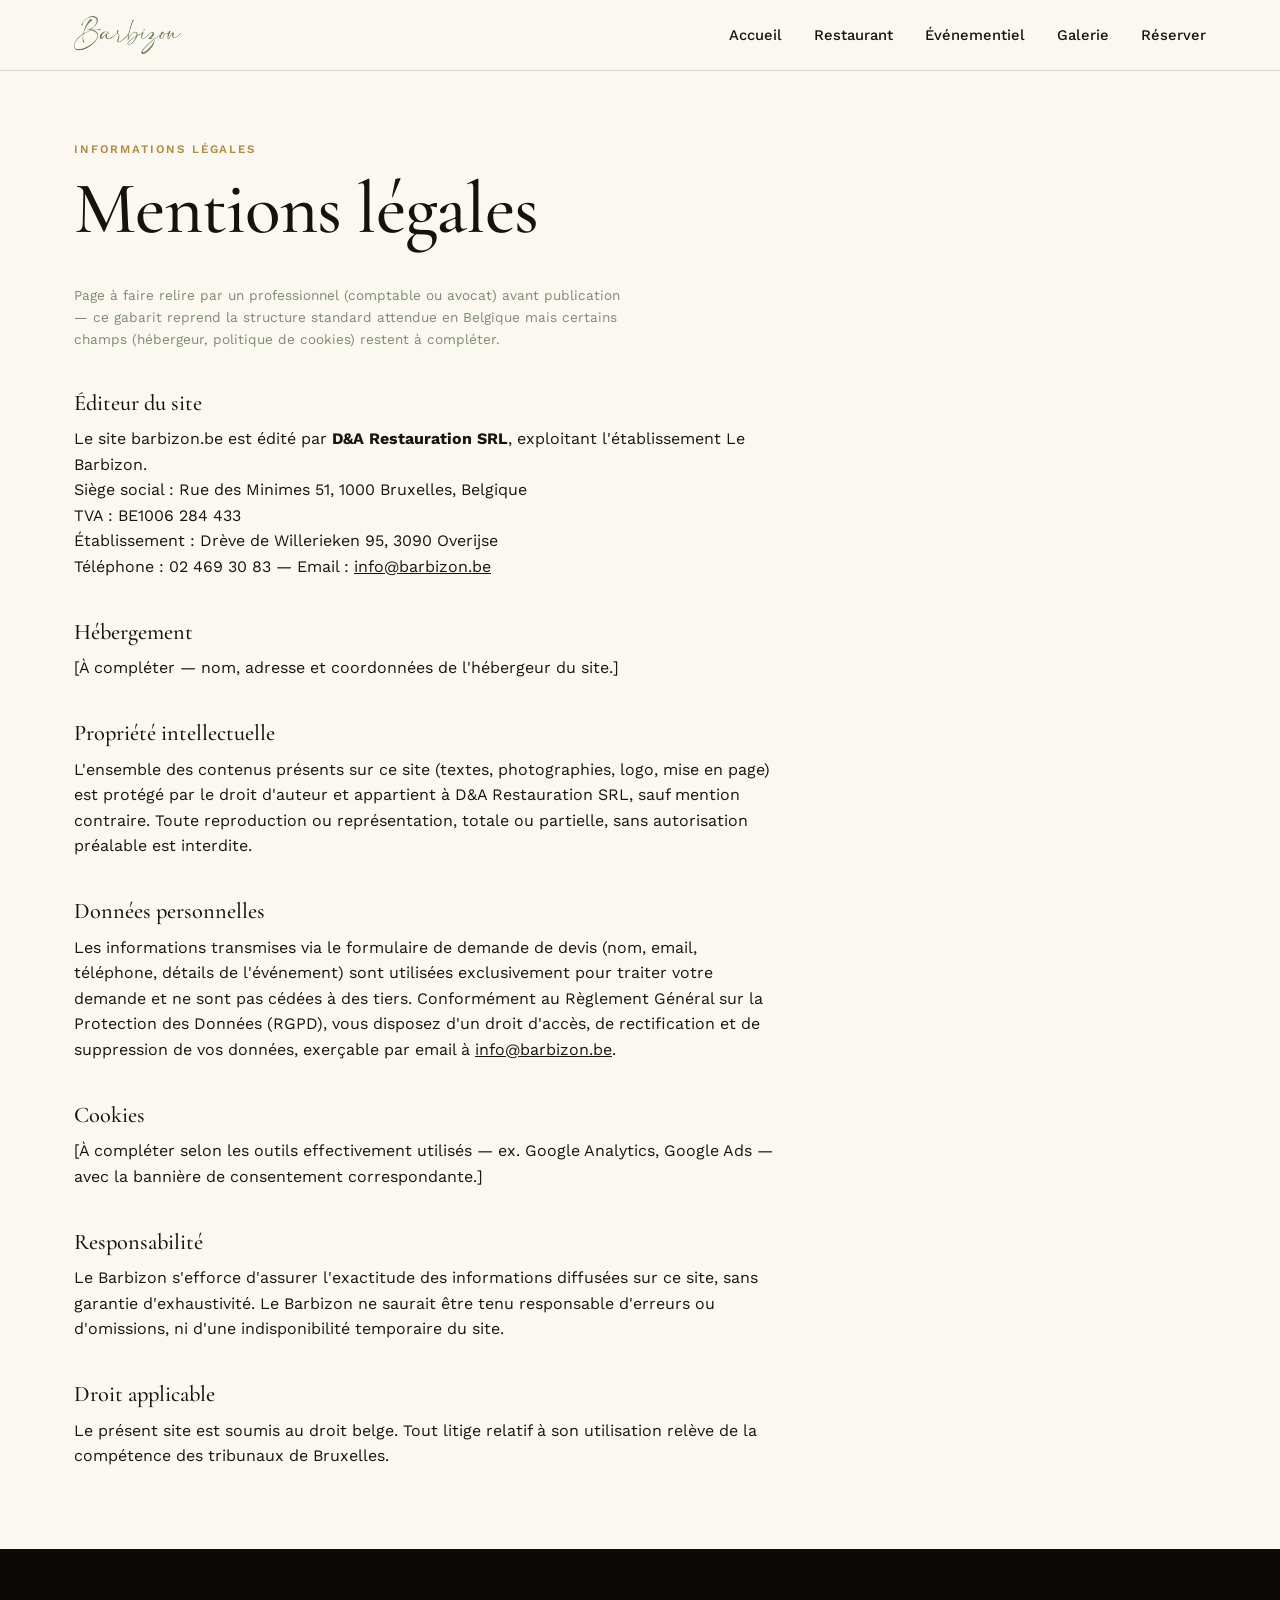
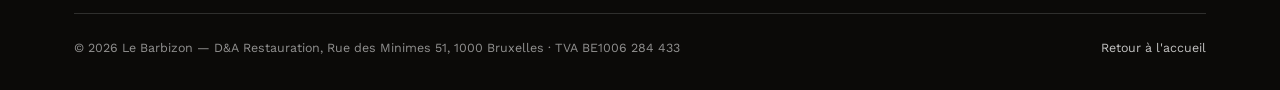
<file: mentions-legales.html>
<!DOCTYPE html>
<html lang="fr">
<head>
<meta charset="UTF-8">
<meta name="viewport" content="width=device-width, initial-scale=1.0">
<title>Mentions Légales | Le Barbizon</title>
<meta name="description" content="Mentions légales du site Le Barbizon — édition, hébergement, propriété intellectuelle, données personnelles.">
<link rel="canonical" href="https://www.barbizon.be/mentions-legales.html">
<meta name="robots" content="noindex, follow">
<link rel="preconnect" href="https://fonts.googleapis.com">
<link rel="preconnect" href="https://fonts.gstatic.com" crossorigin>
<link href="https://fonts.googleapis.com/css2?family=Cormorant+Garamond:ital,wght@0,500;0,600;1,500&family=Work+Sans:wght@400;500;600&display=swap" rel="stylesheet">
<link rel="stylesheet" href="style.css">
<style>
.legal-body h2{ font-size:1.4rem; margin-top:1.8em; }
.legal-body p{ max-width:70ch; }
</style>
</head>
<body>
<a class="skip-link" href="#main">Aller au contenu</a>

<header class="site-header">
  <nav class="nav container">
    <a class="nav-logo" href="/"><img src="logo-barbizon.png" alt="Le Barbizon"></a>
    <button class="nav-toggle" aria-label="Ouvrir le menu" aria-expanded="false">☰</button>
    <ul class="nav-links">
      <li><a href="/">Accueil</a></li>
      <li><a href="restaurant.html">Restaurant</a></li>
      <li><a href="evenementiel.html">Événementiel</a></li>
      <li><a href="galerie.html">Galerie</a></li>
      <li><a href="https://bookings.zenchef.com/results?rid=384556&pid=1001">Réserver</a></li>
    </ul>
  </nav>
</header>

<main id="main">
  <section class="section tight legal-body">
    <div class="container">
      <p class="eyebrow">Informations légales</p>
      <h1>Mentions légales</h1>
      <p style="color:var(--sage);font-size:.85rem;max-width:70ch;">Page à faire relire par un professionnel (comptable ou avocat) avant publication — ce gabarit reprend la structure standard attendue en Belgique mais certains champs (hébergeur, politique de cookies) restent à compléter.</p>

      <h2>Éditeur du site</h2>
      <p>Le site barbizon.be est édité par <strong>D&amp;A Restauration SRL</strong>, exploitant l'établissement Le Barbizon.<br>
      Siège social : Rue des Minimes 51, 1000 Bruxelles, Belgique<br>
      TVA : BE1006 284 433<br>
      Établissement : Drève de Willerieken 95, 3090 Overijse<br>
      Téléphone : 02 469 30 83 — Email : <a href="mailto:info@barbizon.be">info@barbizon.be</a></p>

      <h2>Hébergement</h2>
      <p>[À compléter — nom, adresse et coordonnées de l'hébergeur du site.]</p>

      <h2>Propriété intellectuelle</h2>
      <p>L'ensemble des contenus présents sur ce site (textes, photographies, logo, mise en page) est protégé par le droit d'auteur et appartient à D&amp;A Restauration SRL, sauf mention contraire. Toute reproduction ou représentation, totale ou partielle, sans autorisation préalable est interdite.</p>

      <h2>Données personnelles</h2>
      <p>Les informations transmises via le formulaire de demande de devis (nom, email, téléphone, détails de l'événement) sont utilisées exclusivement pour traiter votre demande et ne sont pas cédées à des tiers. Conformément au Règlement Général sur la Protection des Données (RGPD), vous disposez d'un droit d'accès, de rectification et de suppression de vos données, exerçable par email à <a href="mailto:info@barbizon.be">info@barbizon.be</a>.</p>

      <h2>Cookies</h2>
      <p>[À compléter selon les outils effectivement utilisés — ex. Google Analytics, Google Ads — avec la bannière de consentement correspondante.]</p>

      <h2>Responsabilité</h2>
      <p>Le Barbizon s'efforce d'assurer l'exactitude des informations diffusées sur ce site, sans garantie d'exhaustivité. Le Barbizon ne saurait être tenu responsable d'erreurs ou d'omissions, ni d'une indisponibilité temporaire du site.</p>

      <h2>Droit applicable</h2>
      <p>Le présent site est soumis au droit belge. Tout litige relatif à son utilisation relève de la compétence des tribunaux de Bruxelles.</p>
    </div>
  </section>
</main>

<footer class="site-footer">
  <div class="container">
    <div class="footer-bottom">
      <span>© 2026 Le Barbizon — D&amp;A Restauration, Rue des Minimes 51, 1000 Bruxelles · TVA BE1006 284 433</span>
      <span><a href="/">Retour à l'accueil</a></span>
    </div>
  </div>
</footer>

<script src="script.js"></script>
</body>
</html>
</file>
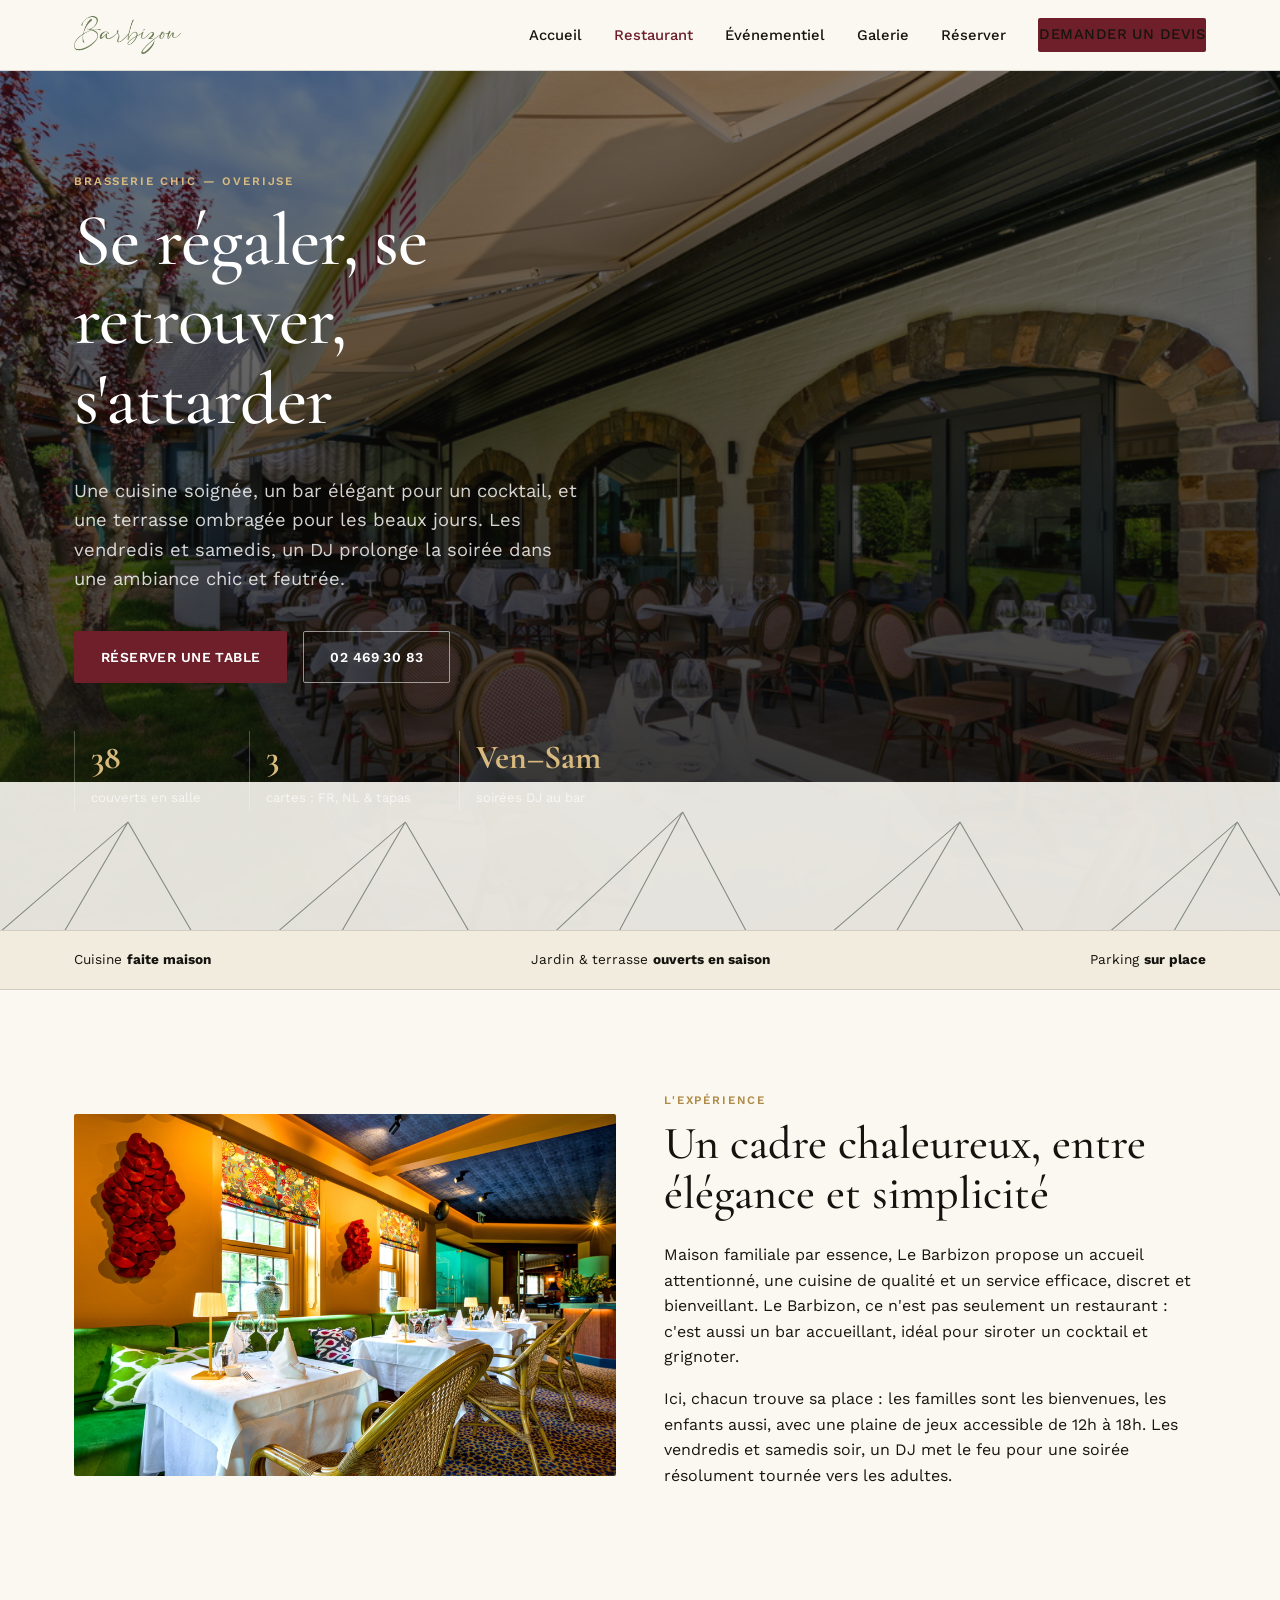
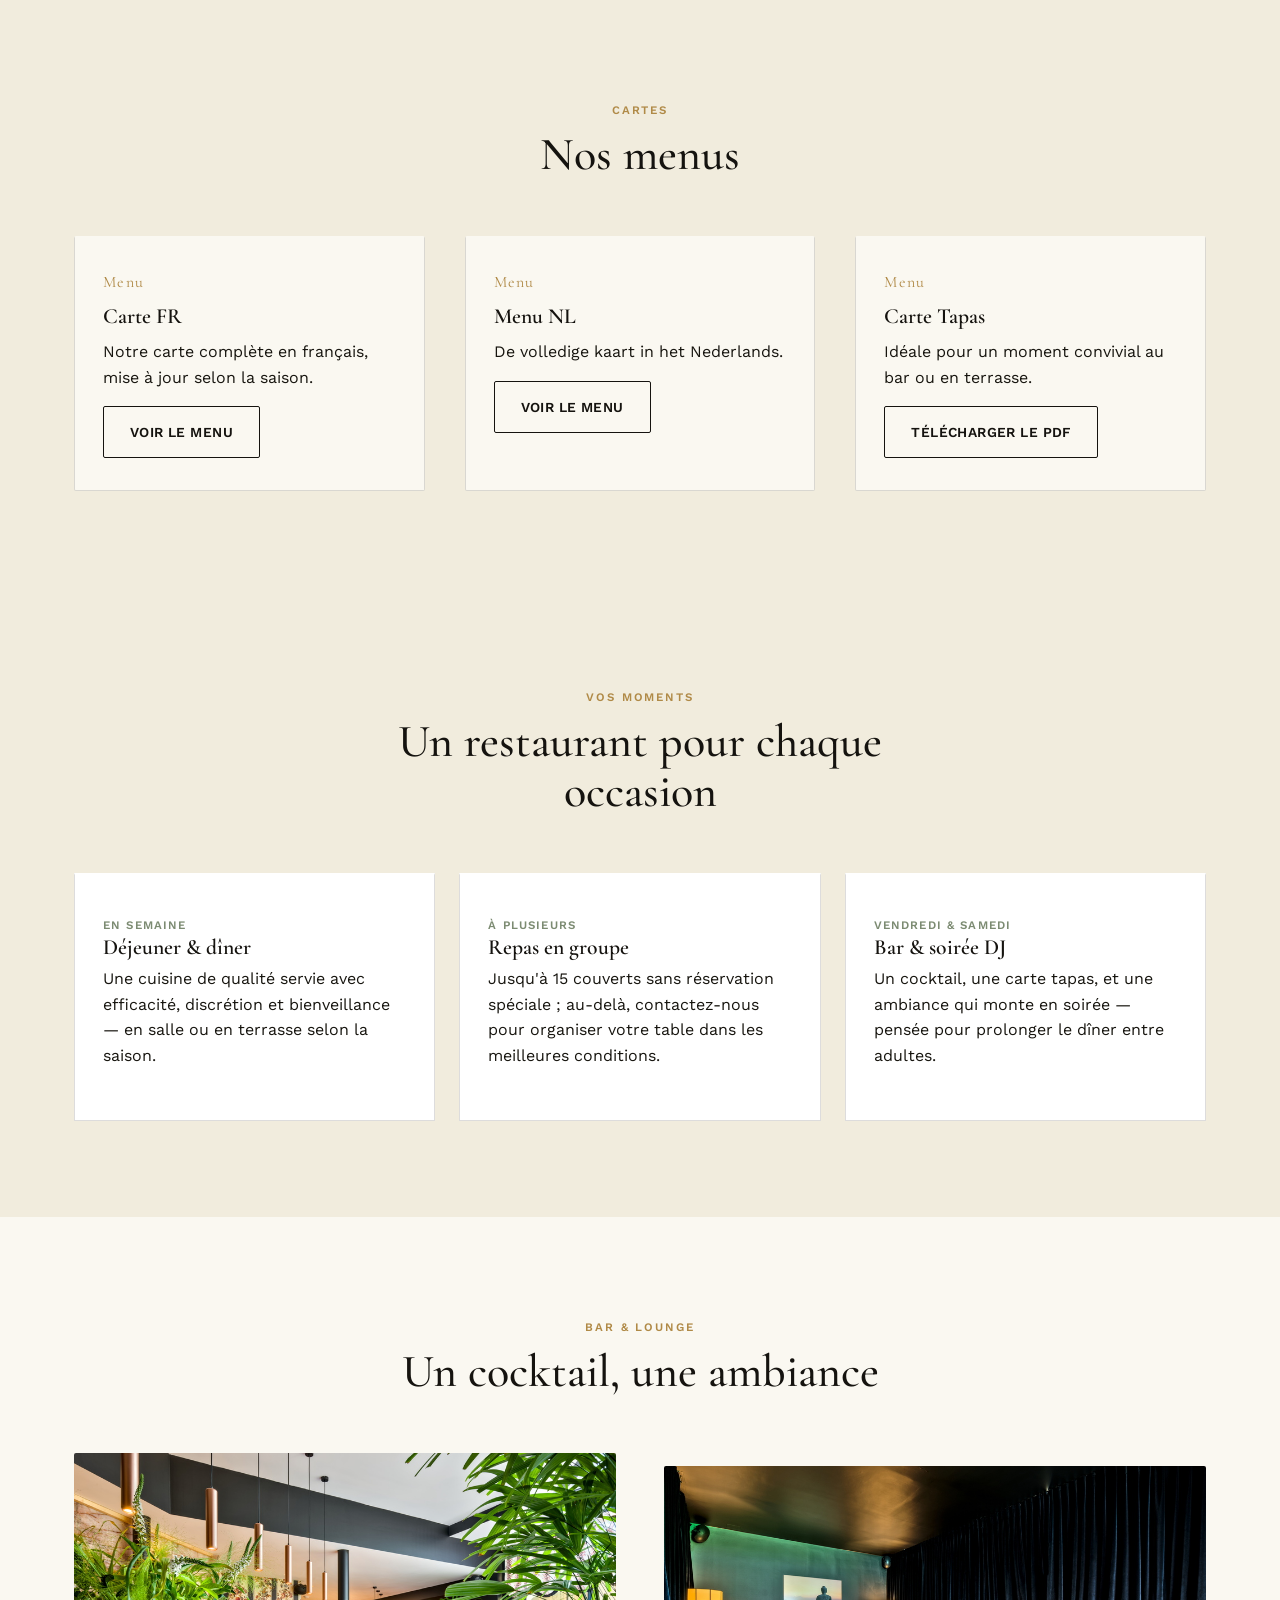
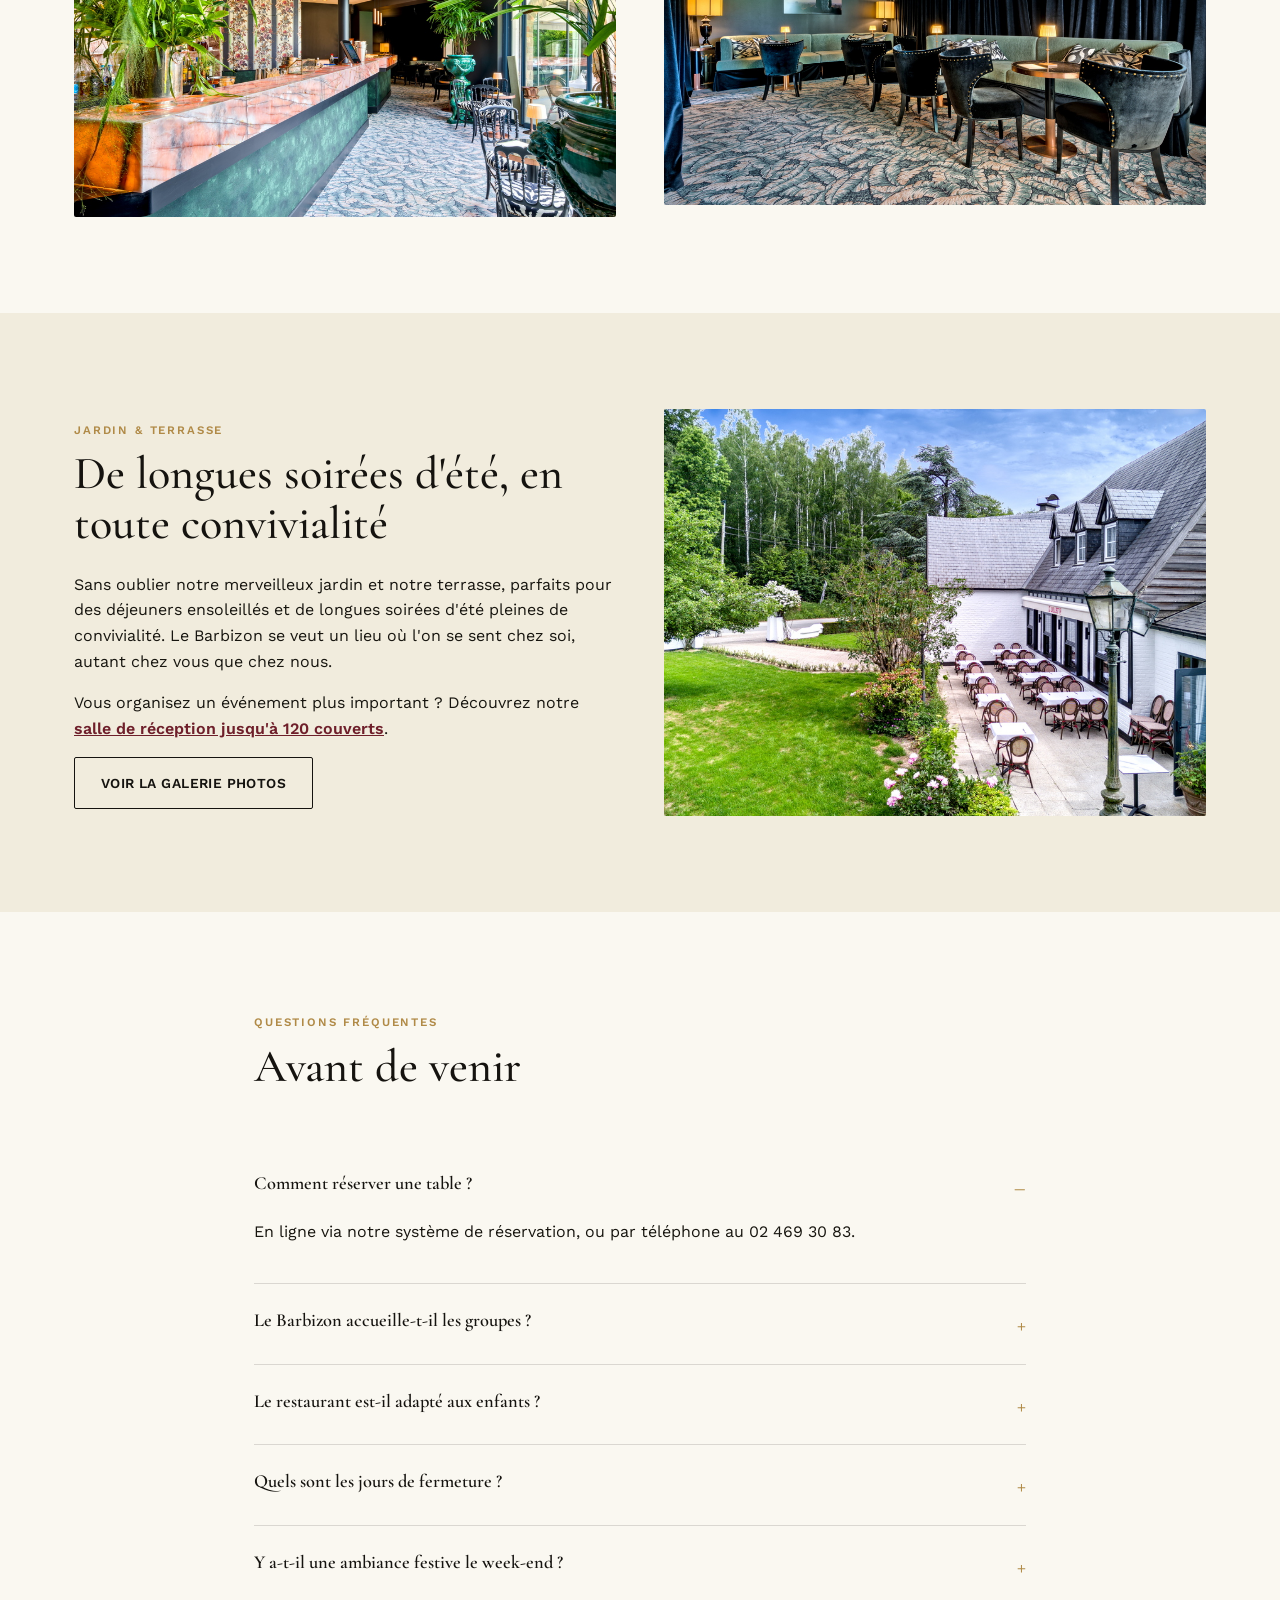
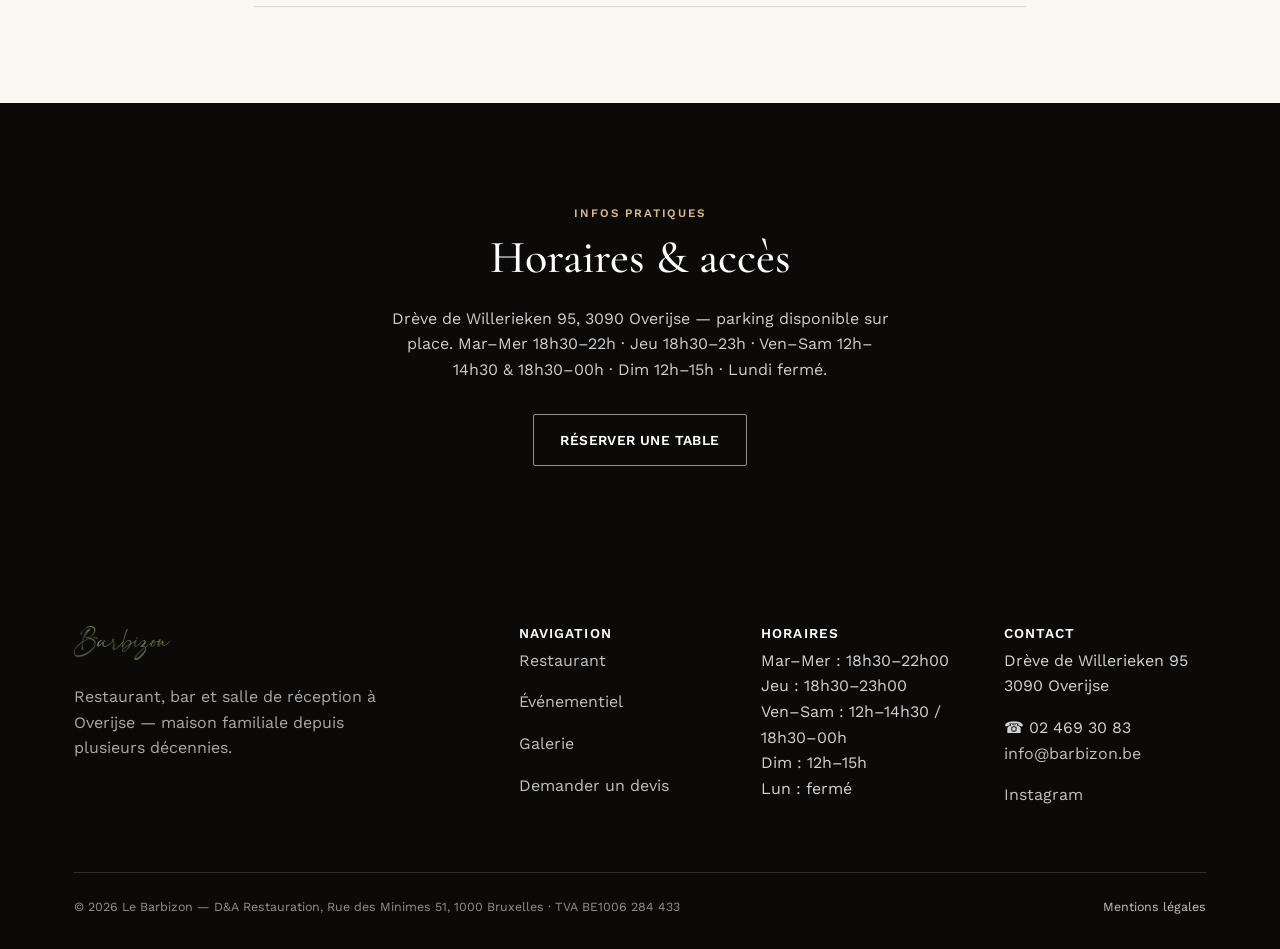
<file: restaurant.html>
<!DOCTYPE html>
<html lang="fr">
<head>
<meta charset="UTF-8">
<meta name="viewport" content="width=device-width, initial-scale=1.0">
<title>Restaurant à Overijse — Cuisine, Bar &amp; Terrasse | Le Barbizon</title>
<meta name="description" content="Le Barbizon à Overijse : restaurant, bar et terrasse dans un cadre chaleureux. Menus FR/NL et carte tapas, jardin, soirées DJ le vendredi et samedi. Réservez en ligne.">
<link rel="canonical" href="https://www.barbizon.be/restaurant.html">
<meta property="og:type" content="restaurant.restaurant">
<meta property="og:title" content="Restaurant à Overijse — Le Barbizon">
<meta property="og:description" content="Cuisine de qualité, bar et terrasse dans un cadre chaleureux. Menus FR/NL et tapas, jardin, soirées DJ le week-end.">
<meta property="og:url" content="https://www.barbizon.be/restaurant.html">
<meta property="og:locale" content="fr_BE">
<meta name="robots" content="index, follow">
<link rel="preconnect" href="https://fonts.googleapis.com">
<link rel="preconnect" href="https://fonts.gstatic.com" crossorigin>
<link href="https://fonts.googleapis.com/css2?family=Cormorant+Garamond:ital,wght@0,500;0,600;1,500&family=Work+Sans:wght@400;500;600&display=swap" rel="stylesheet">
<link rel="stylesheet" href="style.css">
<script type="application/ld+json">
{
  "@context": "https://schema.org",
  "@type": "Restaurant",
  "name": "Le Barbizon",
  "url": "https://www.barbizon.be/restaurant.html",
  "telephone": "+32-2-469-30-83",
  "servesCuisine": "Belge, Gastronomique",
  "priceRange": "€€€",
  "acceptsReservations": "https://bookings.zenchef.com/results?rid=384556&pid=1001",
  "address": {
    "@type": "PostalAddress",
    "streetAddress": "Drève de Willerieken 95",
    "postalCode": "3090",
    "addressLocality": "Overijse",
    "addressCountry": "BE"
  },
  "openingHoursSpecification": [
    { "@type": "OpeningHoursSpecification", "dayOfWeek": ["Tuesday","Wednesday"], "opens": "18:30", "closes": "22:00" },
    { "@type": "OpeningHoursSpecification", "dayOfWeek": "Thursday", "opens": "18:30", "closes": "23:00" },
    { "@type": "OpeningHoursSpecification", "dayOfWeek": ["Friday","Saturday"], "opens": "12:00", "closes": "14:30" },
    { "@type": "OpeningHoursSpecification", "dayOfWeek": ["Friday","Saturday"], "opens": "18:30", "closes": "00:00" },
    { "@type": "OpeningHoursSpecification", "dayOfWeek": "Sunday", "opens": "12:00", "closes": "15:00" }
  ],
  "menu": "https://barbizon.be/wp-content/uploads/2026/05/MENU-FR-def.pdf",
  "sameAs": ["https://www.instagram.com/barbizon.overijse/"]
}
</script>
<script type="application/ld+json">
{
  "@context": "https://schema.org",
  "@type": "FAQPage",
  "mainEntity": [
    {
      "@type": "Question",
      "name": "Comment réserver une table au Barbizon ?",
      "acceptedAnswer": { "@type": "Answer", "text": "La réservation se fait en ligne via notre système de réservation, ou par téléphone au 02 469 30 83." }
    },
    {
      "@type": "Question",
      "name": "Le Barbizon accueille-t-il les groupes ?",
      "acceptedAnswer": { "@type": "Answer", "text": "Oui, le restaurant peut accueillir des groupes ; pour plus de 15 couverts, contactez-nous directement afin d'organiser au mieux votre repas." }
    },
    {
      "@type": "Question",
      "name": "Le restaurant est-il adapté aux enfants ?",
      "acceptedAnswer": { "@type": "Answer", "text": "Oui, les familles sont les bienvenues et une plaine de jeux est accessible aux enfants de 12h à 18h." }
    },
    {
      "@type": "Question",
      "name": "Quels sont les jours de fermeture ?",
      "acceptedAnswer": { "@type": "Answer", "text": "Le Barbizon est fermé le lundi. Il est ouvert du mardi au dimanche selon les horaires indiqués sur le site." }
    },
    {
      "@type": "Question",
      "name": "Y a-t-il une ambiance festive le week-end ?",
      "acceptedAnswer": { "@type": "Answer", "text": "Les vendredis et samedis soir, un DJ anime le bar pour une soirée orientée adultes, après le service du restaurant." }
    }
  ]
}
</script>
</head>
<body>
<a class="skip-link" href="#main">Aller au contenu</a>

<header class="site-header">
  <nav class="nav container">
    <a class="nav-logo" href="/"><img src="logo-barbizon.png" alt="Le Barbizon"></a>
    <button class="nav-toggle" aria-label="Ouvrir le menu" aria-expanded="false">☰</button>
    <ul class="nav-links">
      <li><a href="/">Accueil</a></li>
      <li><a href="restaurant.html" aria-current="page">Restaurant</a></li>
      <li><a href="evenementiel.html">Événementiel</a></li>
      <li><a href="galerie.html">Galerie</a></li>
      <li><a href="https://bookings.zenchef.com/results?rid=384556&pid=1001">Réserver</a></li>
      <li><a class="btn btn-primary" href="evenementiel.html#devis">Demander un devis</a></li>
    </ul>
  </nav>
</header>

<main id="main">

  <section class="hero" style="background:linear-gradient(180deg, rgba(11,10,8,.5) 0%, rgba(11,10,8,.88) 100%), url('terrasse-exterieure.jpg'); background-size:cover; background-position:center;">
    <div class="hero-inner">
      <p class="eyebrow on-dark">Brasserie chic — Overijse</p>
      <h1>Se régaler, se retrouver, s'attarder</h1>
      <p class="lede">Une cuisine soignée, un bar élégant pour un cocktail, et une terrasse ombragée pour les beaux jours. Les vendredis et samedis, un DJ prolonge la soirée dans une ambiance chic et feutrée.</p>
      <div class="hero-ctas">
        <a class="btn btn-primary" href="https://bookings.zenchef.com/results?rid=384556&pid=1001">Réserver une table</a>
        <a class="btn btn-ghost-light" href="tel:+3224693083">02 469 30 83</a>
      </div>
      <div class="hero-stats">
        <div><strong>38</strong><span>couverts en salle</span></div>
        <div><strong>3</strong><span>cartes : FR, NL &amp; tapas</span></div>
        <div><strong>Ven–Sam</strong><span>soirées DJ au bar</span></div>
      </div>
    </div>
    <div class="allee" aria-hidden="true">
      <svg viewBox="0 0 1200 150" preserveAspectRatio="none">
        <rect width="1200" height="150" fill="#FAF8F1"/>
        <g stroke="#1F3327" stroke-width="1" fill="none" opacity="0.5">
          <path d="M0 150 L120 40 M60 150 L120 40 M180 150 L120 40"/>
          <path d="M260 150 L380 40 M320 150 L380 40 M440 150 L380 40"/>
          <path d="M520 150 L640 30 M580 150 L640 30 M700 150 L640 30"/>
          <path d="M780 150 L900 40 M840 150 L900 40 M960 150 L900 40"/>
          <path d="M1040 150 L1160 40 M1100 150 L1160 40 M1220 150 L1160 40"/>
        </g>
      </svg>
    </div>
  </section>

  <div class="trust-bar">
    <div class="container">
      <span>Cuisine <strong>faite maison</strong></span>
      <span>Jardin &amp; terrasse <strong>ouverts en saison</strong></span>
      <span>Parking <strong>sur place</strong></span>
    </div>
  </div>

  <section class="section">
    <div class="container grid-2">
      <img src="salle-tons-ocres.jpg" alt="Salle à manger du restaurant Le Barbizon" style="border-radius:2px;width:100%;" loading="lazy">
      <div>
        <p class="eyebrow">L'expérience</p>
        <h2>Un cadre chaleureux, entre élégance et simplicité</h2>
        <p>Maison familiale par essence, Le Barbizon propose un accueil attentionné, une cuisine de qualité et un service efficace, discret et bienveillant. Le Barbizon, ce n'est pas seulement un restaurant : c'est aussi un bar accueillant, idéal pour siroter un cocktail et grignoter.</p>
        <p>Ici, chacun trouve sa place : les familles sont les bienvenues, les enfants aussi, avec une plaine de jeux accessible de 12h à 18h. Les vendredis et samedis soir, un DJ met le feu pour une soirée résolument tournée vers les adultes.</p>
      </div>
    </div>
  </section>

  <section class="section section-ivory">
    <div class="container">
      <div class="section-head center">
        <p class="eyebrow">Cartes</p>
        <h2>Nos menus</h2>
      </div>
      <div class="grid-3">
        <div class="card">
          <span class="num">Menu</span>
          <h3>Carte FR</h3>
          <p>Notre carte complète en français, mise à jour selon la saison.</p>
          <a class="btn btn-outline" href="https://barbizon.be/wp-content/uploads/2026/06/MENU-FR-def-Copie-scaled.jpg">Voir le menu</a>
        </div>
        <div class="card">
          <span class="num">Menu</span>
          <h3>Menu NL</h3>
          <p>De volledige kaart in het Nederlands.</p>
          <a class="btn btn-outline" href="https://barbizon.be/wp-content/uploads/2026/06/MENU-NDL-def-Copie-scaled.jpg">Voir le menu</a>
        </div>
        <div class="card">
          <span class="num">Menu</span>
          <h3>Carte Tapas</h3>
          <p>Idéale pour un moment convivial au bar ou en terrasse.</p>
          <a class="btn btn-outline" href="https://barbizon.be/wp-content/uploads/2026/05/MENU-TAPAS-def.pdf">Télécharger le PDF</a>
        </div>
      </div>
    </div>
  </section>

  <section class="section section-ivory">
    <div class="container">
      <div class="section-head center">
        <p class="eyebrow">Vos moments</p>
        <h2>Un restaurant pour chaque occasion</h2>
      </div>
      <div class="event-types">
        <div class="event-card">
          <span class="tag">En semaine</span>
          <h3>Déjeuner &amp; dîner</h3>
          <p>Une cuisine de qualité servie avec efficacité, discrétion et bienveillance — en salle ou en terrasse selon la saison.</p>
        </div>
        <div class="event-card">
          <span class="tag">À plusieurs</span>
          <h3>Repas en groupe</h3>
          <p>Jusqu'à 15 couverts sans réservation spéciale ; au-delà, contactez-nous pour organiser votre table dans les meilleures conditions.</p>
        </div>
        <div class="event-card">
          <span class="tag">Vendredi &amp; samedi</span>
          <h3>Bar &amp; soirée DJ</h3>
          <p>Un cocktail, une carte tapas, et une ambiance qui monte en soirée — pensée pour prolonger le dîner entre adultes.</p>
        </div>
      </div>
    </div>
  </section>

  <section class="section">
    <div class="container">
      <div class="section-head center">
        <p class="eyebrow">Bar &amp; lounge</p>
        <h2>Un cocktail, une ambiance</h2>
      </div>
      <div class="grid-2">
        <img src="bar-marbre.jpg" alt="Bar en marbre du Barbizon" style="border-radius:2px;width:100%;" loading="lazy">
        <img src="espace-lounge.jpg" alt="Espace lounge du Barbizon en soirée" style="border-radius:2px;width:100%;" loading="lazy">
      </div>
    </div>
  </section>

  <section class="section section-ivory">
    <div class="container grid-2">
      <div>
        <p class="eyebrow">Jardin &amp; terrasse</p>
        <h2>De longues soirées d'été, en toute convivialité</h2>
        <p>Sans oublier notre merveilleux jardin et notre terrasse, parfaits pour des déjeuners ensoleillés et de longues soirées d'été pleines de convivialité. Le Barbizon se veut un lieu où l'on se sent chez soi, autant chez vous que chez nous.</p>
        <p>Vous organisez un événement plus important ? Découvrez notre <a href="evenementiel.html" style="color:var(--wine);font-weight:600;">salle de réception jusqu'à 120 couverts</a>.</p>
        <a class="btn btn-outline" href="galerie.html">Voir la galerie photos</a>
      </div>
      <div class="photo-ph" style="padding:0;overflow:hidden;"><img src="terrasse-jardin-vue.jpg" alt="Jardin et terrasse du Barbizon" style="width:100%;height:100%;object-fit:cover;" loading="lazy"></div>
    </div>
  </section>

  <section class="section">
    <div class="container" style="max-width:820px;">
      <div class="section-head">
        <p class="eyebrow">Questions fréquentes</p>
        <h2>Avant de venir</h2>
      </div>
      <details class="faq-item" open>
        <summary>Comment réserver une table ?</summary>
        <p>En ligne via notre système de réservation, ou par téléphone au 02 469 30 83.</p>
      </details>
      <details class="faq-item">
        <summary>Le Barbizon accueille-t-il les groupes ?</summary>
        <p>Oui, jusqu'à 15 couverts sans démarche particulière ; au-delà, contactez-nous pour organiser au mieux votre table.</p>
      </details>
      <details class="faq-item">
        <summary>Le restaurant est-il adapté aux enfants ?</summary>
        <p>Oui, les familles sont les bienvenues, avec une plaine de jeux accessible de 12h à 18h.</p>
      </details>
      <details class="faq-item">
        <summary>Quels sont les jours de fermeture ?</summary>
        <p>Le Barbizon est fermé le lundi, ouvert du mardi au dimanche.</p>
      </details>
      <details class="faq-item">
        <summary>Y a-t-il une ambiance festive le week-end ?</summary>
        <p>Les vendredis et samedis soir, un DJ anime le bar après le service, pour une soirée orientée adultes.</p>
      </details>
    </div>
  </section>

  <section class="section section-forest">
    <div class="container" style="text-align:center;">
      <p class="eyebrow on-dark">Infos pratiques</p>
      <h2 style="color:#fff;">Horaires &amp; accès</h2>
      <p style="color:rgba(255,255,255,.8);max-width:50ch;margin:0 auto 2em;">Drève de Willerieken 95, 3090 Overijse — parking disponible sur place. Mar–Mer 18h30–22h · Jeu 18h30–23h · Ven–Sam 12h–14h30 &amp; 18h30–00h · Dim 12h–15h · Lundi fermé.</p>
      <a class="btn btn-ghost-light" href="https://bookings.zenchef.com/results?rid=384556&pid=1001">Réserver une table</a>
    </div>
  </section>

</main>

<footer class="site-footer">
  <div class="container">
    <div class="footer-grid">
      <div>
        <a class="nav-logo footer-logo" href="/"><img src="logo-barbizon.png" alt="Le Barbizon"></a>
        <p style="margin-top:16px;max-width:32ch;color:rgba(255,255,255,.65);">Restaurant, bar et salle de réception à Overijse — maison familiale depuis plusieurs décennies.</p>
      </div>
      <div>
        <h4>Navigation</h4>
        <p><a href="restaurant.html">Restaurant</a></p>
        <p><a href="evenementiel.html">Événementiel</a></p>
        <p><a href="galerie.html">Galerie</a></p>
        <p><a href="evenementiel.html#devis">Demander un devis</a></p>
      </div>
      <div>
        <h4>Horaires</h4>
        <p>Mar–Mer : 18h30–22h00<br>Jeu : 18h30–23h00<br>Ven–Sam : 12h–14h30 / 18h30–00h<br>Dim : 12h–15h<br>Lun : fermé</p>
      </div>
      <div>
        <h4>Contact</h4>
        <p>Drève de Willerieken 95<br>3090 Overijse</p>
        <p>☎ 02 469 30 83<br><a href="mailto:info@barbizon.be">info@barbizon.be</a></p>
        <p><a href="https://www.instagram.com/barbizon.overijse/">Instagram</a></p>
      </div>
    </div>
    <div class="footer-bottom">
      <span>© 2026 Le Barbizon — D&amp;A Restauration, Rue des Minimes 51, 1000 Bruxelles · TVA BE1006 284 433</span>
      <span><a href="mentions-legales.html">Mentions légales</a></span>
    </div>
  </div>
</footer>

<script src="script.js"></script>
</body>
</html>
</file>
<file: style.css>
/* =========================================================
   LE BARBIZON — design system
   Positionnement : brasserie chic — noir profond, laiton, lie-de-vin
   La verdure (forêt/sauge) reste un accent secondaire, lié au jardin
   Signature : motif "drève" (allée d'arbres) en ligne fine + monogramme
   ========================================================= */

:root{
  --noir:        #15130F;
  --noir-deep:   #0B0A08;
  --forest:      #1F3327;
  --forest-deep: #142219;
  --ivory:       #F1ECDD;
  --ivory-soft:  #FAF8F1;
  --brass:       #B08A47;
  --brass-light: #D9BA7E;
  --wine:        #6E1F2A;
  --wine-dark:   #4E1620;
  --sage:        #7C8B72;
  --charcoal:    #17150F;
  --line:        rgba(21,19,15,0.14);

  --display: "Cormorant Garamond", "Georgia", serif;
  --body: "Work Sans", "Helvetica Neue", Arial, sans-serif;

  --container: 1180px;
  --radius: 2px;
}

*,*::before,*::after{ box-sizing:border-box; }
html{ scroll-behavior:smooth; }
body{
  margin:0;
  background:var(--ivory-soft);
  color:var(--charcoal);
  font-family:var(--body);
  font-size:16px;
  line-height:1.6;
  -webkit-font-smoothing:antialiased;
}
img{ max-width:100%; display:block; }
a{ color:inherit; }
h1,h2,h3,h4{
  font-family:var(--display);
  font-weight:600;
  line-height:1.08;
  margin:0 0 .5em;
  color:var(--noir);
}
h1{ font-size:clamp(2.6rem, 6vw, 4.6rem); font-weight:500; letter-spacing:-0.01em; }
h2{ font-size:clamp(2rem, 3.6vw, 2.9rem); font-weight:500; }
h3{ font-size:1.35rem; font-weight:600; }
p{ margin:0 0 1em; }
.container{ max-width:var(--container); margin:0 auto; padding:0 24px; }

/* Skip link */
.skip-link{
  position:absolute; left:-999px; top:0; background:var(--forest);
  color:#fff; padding:12px 20px; z-index:999;
}
.skip-link:focus{ left:24px; top:24px; }

/* Eyebrow / label */
.eyebrow{
  font-family:var(--body);
  font-size:.72rem;
  font-weight:600;
  letter-spacing:.16em;
  text-transform:uppercase;
  color:var(--brass);
  display:inline-block;
  margin-bottom:.9em;
}
.eyebrow.on-dark{ color:var(--brass-light); }

/* =================== NAV =================== */
.site-header{
  position:sticky; top:0; z-index:50;
  background:rgba(250,248,241,.92);
  backdrop-filter:blur(6px);
  border-bottom:1px solid var(--line);
}
.nav{
  display:flex; align-items:center; justify-content:space-between;
  padding:16px 24px;
}
.nav-logo{
  font-family:var(--display); font-size:1.5rem; font-weight:600;
  letter-spacing:.02em; text-decoration:none; color:var(--noir);
}
.nav-logo span{ color:var(--brass); }
.nav-links{
  display:flex; align-items:center; gap:32px; list-style:none;
  margin:0; padding:0;
}
.nav-links a{
  text-decoration:none; font-size:.92rem; font-weight:500;
  color:var(--charcoal); position:relative; padding:4px 0;
}
.nav-links a[aria-current="page"]{ color:var(--wine); }
.nav-links a:not(.btn)::after{
  content:""; position:absolute; left:0; bottom:-2px; width:0; height:1px;
  background:var(--wine); transition:width .2s ease;
}
.nav-links a:not(.btn):hover::after{ width:100%; }
.nav-toggle{ display:none; }

@media (max-width: 860px){
  .nav-links{
    position:fixed; inset:64px 0 0 0; background:var(--ivory-soft);
    flex-direction:column; align-items:flex-start; padding:32px 24px;
    gap:22px; transform:translateX(100%); transition:transform .25s ease;
  }
  .nav-links.open{ transform:translateX(0); }
  .nav-toggle{
    display:block; background:none; border:none; cursor:pointer;
    font-size:1.6rem; color:var(--noir); line-height:1;
  }
}

/* =================== BUTTONS =================== */
.btn{
  display:inline-flex; align-items:center; gap:8px;
  font-family:var(--body); font-weight:600; font-size:.86rem;
  letter-spacing:.03em; text-decoration:none; text-transform:uppercase;
  padding:14px 26px; border-radius:var(--radius); border:1px solid transparent;
  cursor:pointer; transition:transform .15s ease, background .2s ease, color .2s ease;
}
.btn-primary{ background:var(--wine); color:#fff; }
.btn-primary:hover{ background:var(--wine-dark); transform:translateY(-1px); }
.btn-outline{ border-color:var(--noir); color:var(--noir); }
.btn-outline:hover{ background:var(--noir); color:#fff; }
.btn-ghost-light{ border-color:rgba(255,255,255,.55); color:#fff; }
.btn-ghost-light:hover{ background:#fff; color:var(--noir); }

/* =================== HERO =================== */
.hero{
  position:relative; overflow:hidden;
  background:linear-gradient(180deg, var(--noir) 0%, var(--noir-deep) 100%);
  color:#fff;
  padding:96px 0 0;
}
.hero-inner{
  max-width:var(--container); margin:0 auto; padding:0 24px 120px;
  position:relative; z-index:2;
}
.hero h1{ color:#fff; max-width:15ch; }
.hero .lede{
  font-size:1.15rem; max-width:46ch; color:rgba(255,255,255,.82);
  margin-bottom:2em;
}
.hero-ctas{ display:flex; gap:16px; flex-wrap:wrap; margin-bottom:3em; }
.hero-stats{ display:flex; gap:48px; flex-wrap:wrap; }
.hero-stats div{ border-left:1px solid rgba(255,255,255,.25); padding-left:16px; }
.hero-stats strong{
  display:block; font-family:var(--display); font-size:2.1rem; color:var(--brass-light);
}
.hero-stats span{ font-size:.82rem; color:rgba(255,255,255,.7); }

/* Tree-line motif (signature element) */
.allee{
  position:absolute; left:0; right:0; bottom:-2px; height:150px;
  z-index:1; opacity:.9;
}
.allee svg{ width:100%; height:100%; }

.allee-divider{ width:100%; height:64px; margin:0 auto; display:block; }
.allee-divider svg{ width:100%; height:100%; }

/* =================== SECTIONS =================== */
.section{ padding:96px 0; }
.section.tight{ padding:64px 0; }
.section-ivory{ background:var(--ivory); }
.section-forest{ background:var(--noir-deep); color:#fff; }
.section-forest h2{ color:#fff; }
.section-head{ max-width:640px; margin-bottom:56px; }
.section-head.center{ margin-left:auto; margin-right:auto; text-align:center; }

.grid-3{ display:grid; grid-template-columns:repeat(3,1fr); gap:40px; }
.grid-2{ display:grid; grid-template-columns:repeat(2,1fr); gap:48px; align-items:center; }
@media (max-width:860px){
  .grid-3{ grid-template-columns:1fr; }
  .grid-2{ grid-template-columns:1fr; }
}

/* Brand logo */
.nav-logo{ display:inline-flex; align-items:center; }
.nav-logo img{ height:38px; width:auto; display:block; }
.footer-logo img{ height:34px; width:auto; display:block; }

.card{
  background:var(--ivory-soft); border:1px solid var(--line); padding:32px 28px;
  border-radius:var(--radius); border-top:2px solid transparent;
  transition:border-top-color .2s ease;
}
.card:hover{ border-top-color:var(--brass); }
.card .num{
  font-family:var(--display); font-size:1rem; color:var(--brass);
  letter-spacing:.08em; display:block; margin-bottom:.6em;
}

.photo-ph{
  aspect-ratio:4/3; border-radius:var(--radius);
  background:
    repeating-linear-gradient(135deg, rgba(255,255,255,.05) 0 2px, transparent 2px 14px),
    linear-gradient(135deg, var(--sage), var(--forest));
  display:flex; align-items:center; justify-content:center;
  color:rgba(255,255,255,.75); font-size:.8rem; text-align:center; padding:16px;
}

/* Event type cards */
.event-types{ display:grid; grid-template-columns:repeat(3,1fr); gap:24px; }
@media (max-width:860px){ .event-types{ grid-template-columns:1fr; } }
.event-card{
  border:1px solid var(--line); border-top:2px solid transparent; padding:36px 28px; background:#fff;
  transition:border-color .2s ease, transform .2s ease;
}
.event-card:hover{ border-color:var(--line); border-top-color:var(--brass); transform:translateY(-3px); }
.event-card h3{ margin-bottom:.3em; }
.event-card .tag{
  font-size:.72rem; text-transform:uppercase; letter-spacing:.1em;
  color:var(--sage); font-weight:600;
}

/* FAQ */
.faq-item{ border-bottom:1px solid var(--line); padding:22px 0; }
.faq-item summary{
  cursor:pointer; font-family:var(--display); font-size:1.15rem; font-weight:600;
  color:var(--noir); list-style:none; display:flex; justify-content:space-between; gap:16px;
}
.faq-item summary::-webkit-details-marker{ display:none; }
.faq-item summary::after{ content:"+"; color:var(--brass); font-size:1.4rem; flex:none; }
.faq-item[open] summary::after{ content:"–"; }
.faq-item p{ margin-top:14px; color:var(--charcoal); max-width:62ch; }

/* =================== FORM =================== */
.devis-form{
  background:#fff; border:1px solid var(--line); padding:40px;
}
.form-row{ display:grid; grid-template-columns:1fr 1fr; gap:20px; }
@media (max-width:640px){ .form-row{ grid-template-columns:1fr; } }
.field{ margin-bottom:20px; }
.field label{
  display:block; font-size:.78rem; font-weight:600; letter-spacing:.04em;
  text-transform:uppercase; color:var(--noir); margin-bottom:8px;
}
.field input, .field select, .field textarea{
  width:100%; padding:12px 14px; font-family:var(--body); font-size:.95rem;
  border:1px solid var(--line); border-radius:var(--radius); background:var(--ivory-soft);
}
.field input:focus, .field select:focus, .field textarea:focus{
  outline:2px solid var(--brass); outline-offset:1px;
}
.form-note{ font-size:.82rem; color:var(--sage); margin-top:8px; }
.form-success{
  display:none; background:var(--noir-deep); color:#fff; padding:24px; margin-top:20px;
}
.form-success.show{ display:block; }

/* =================== TRUST BAR =================== */
.trust-bar{
  background:var(--ivory); border-top:1px solid var(--line); border-bottom:1px solid var(--line);
  padding:18px 0;
}
.trust-bar .container{
  display:flex; flex-wrap:wrap; gap:24px 40px; align-items:center;
  justify-content:space-between; font-size:.85rem; color:var(--charcoal);
}
.trust-bar strong{ color:var(--noir); }

/* =================== FOOTER =================== */
.site-footer{ background:var(--noir-deep); color:rgba(255,255,255,.82); padding:64px 0 32px; }
.footer-grid{ display:grid; grid-template-columns:2fr 1fr 1fr 1fr; gap:40px; margin-bottom:48px; }
@media (max-width:860px){ .footer-grid{ grid-template-columns:1fr 1fr; } }
.site-footer h4{ color:#fff; font-size:.85rem; text-transform:uppercase; letter-spacing:.08em; font-family:var(--body); font-weight:600; }
.site-footer a{ text-decoration:none; color:rgba(255,255,255,.75); }
.site-footer a:hover{ color:var(--brass-light); }
.footer-bottom{
  border-top:1px solid rgba(255,255,255,.15); padding-top:24px;
  display:flex; justify-content:space-between; flex-wrap:wrap; gap:12px;
  font-size:.78rem; color:rgba(255,255,255,.55);
}

/* Focus visibility */
a:focus-visible, button:focus-visible, input:focus-visible, textarea:focus-visible, select:focus-visible{
  outline:2px solid var(--brass); outline-offset:2px;
}

@media (prefers-reduced-motion: reduce){
  *{ animation-duration:0.001ms !important; transition-duration:0.001ms !important; }
  html{ scroll-behavior:auto; }
}
</file>
